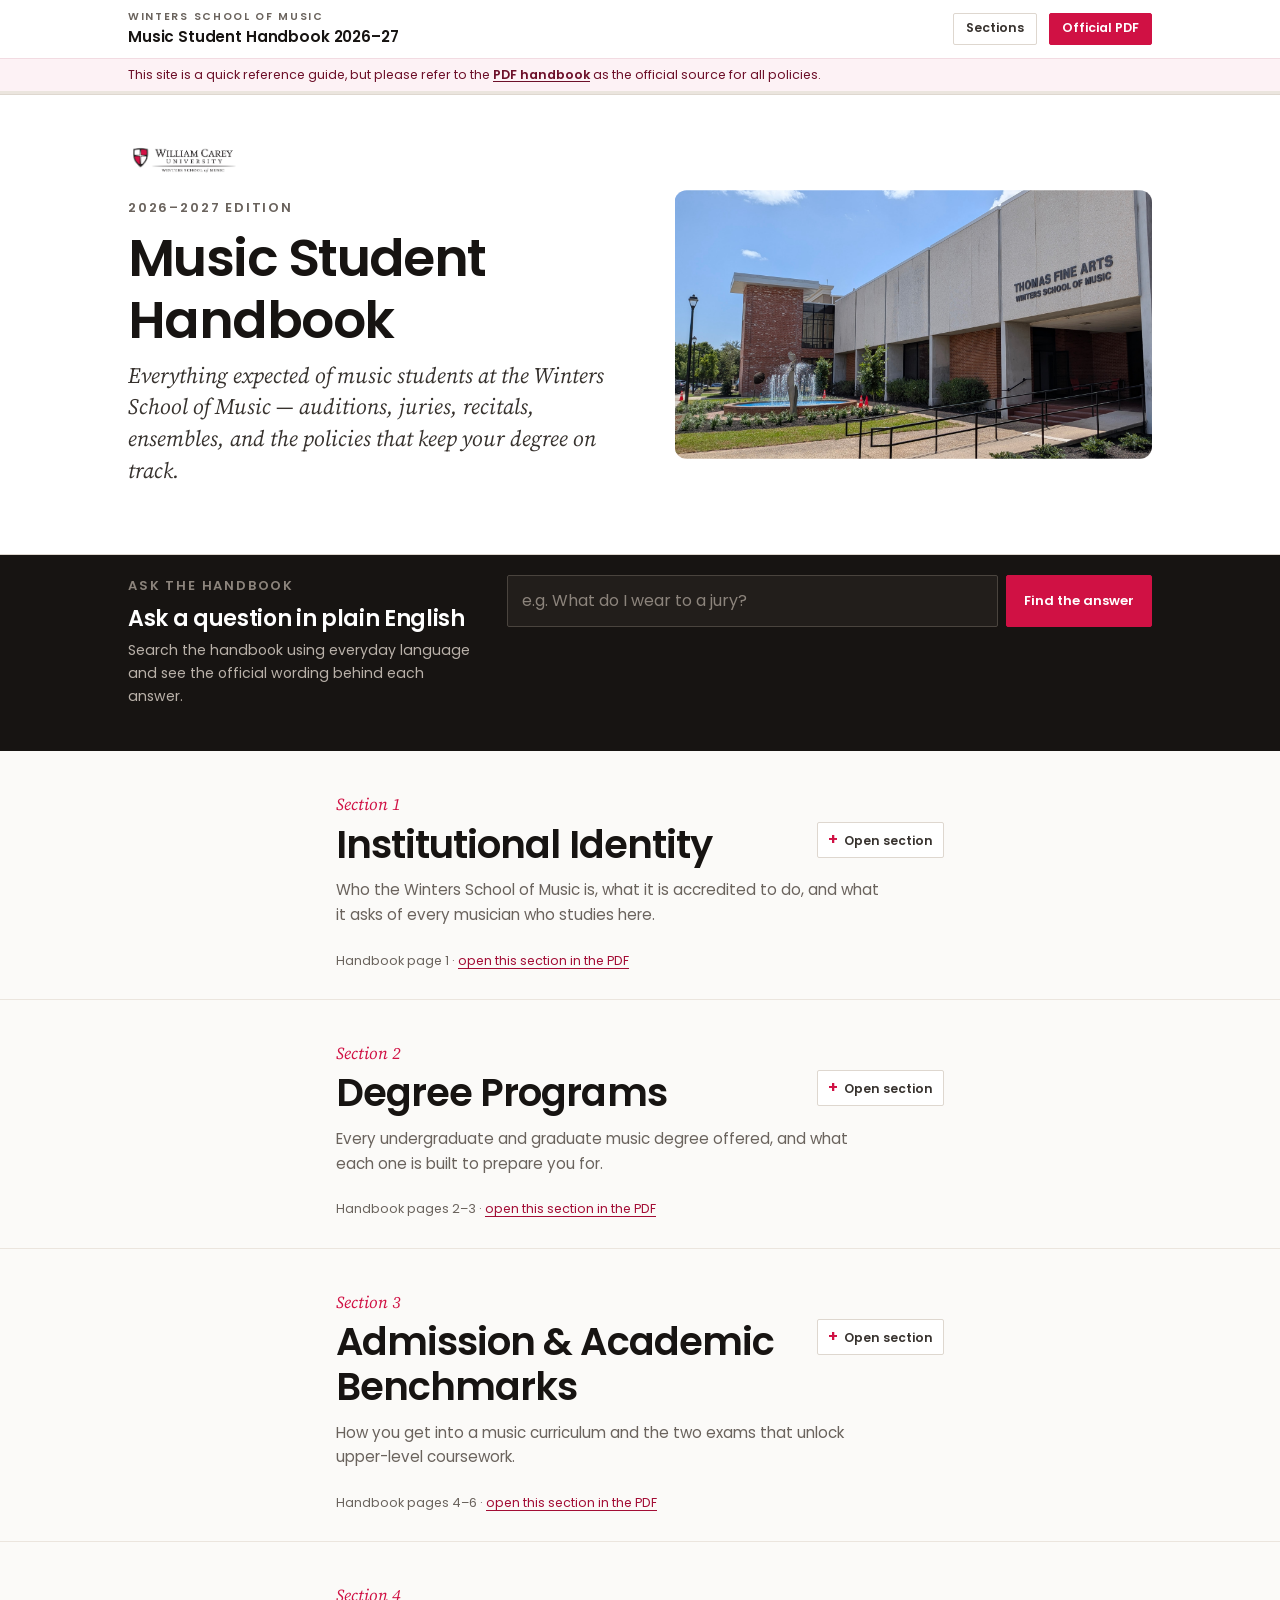
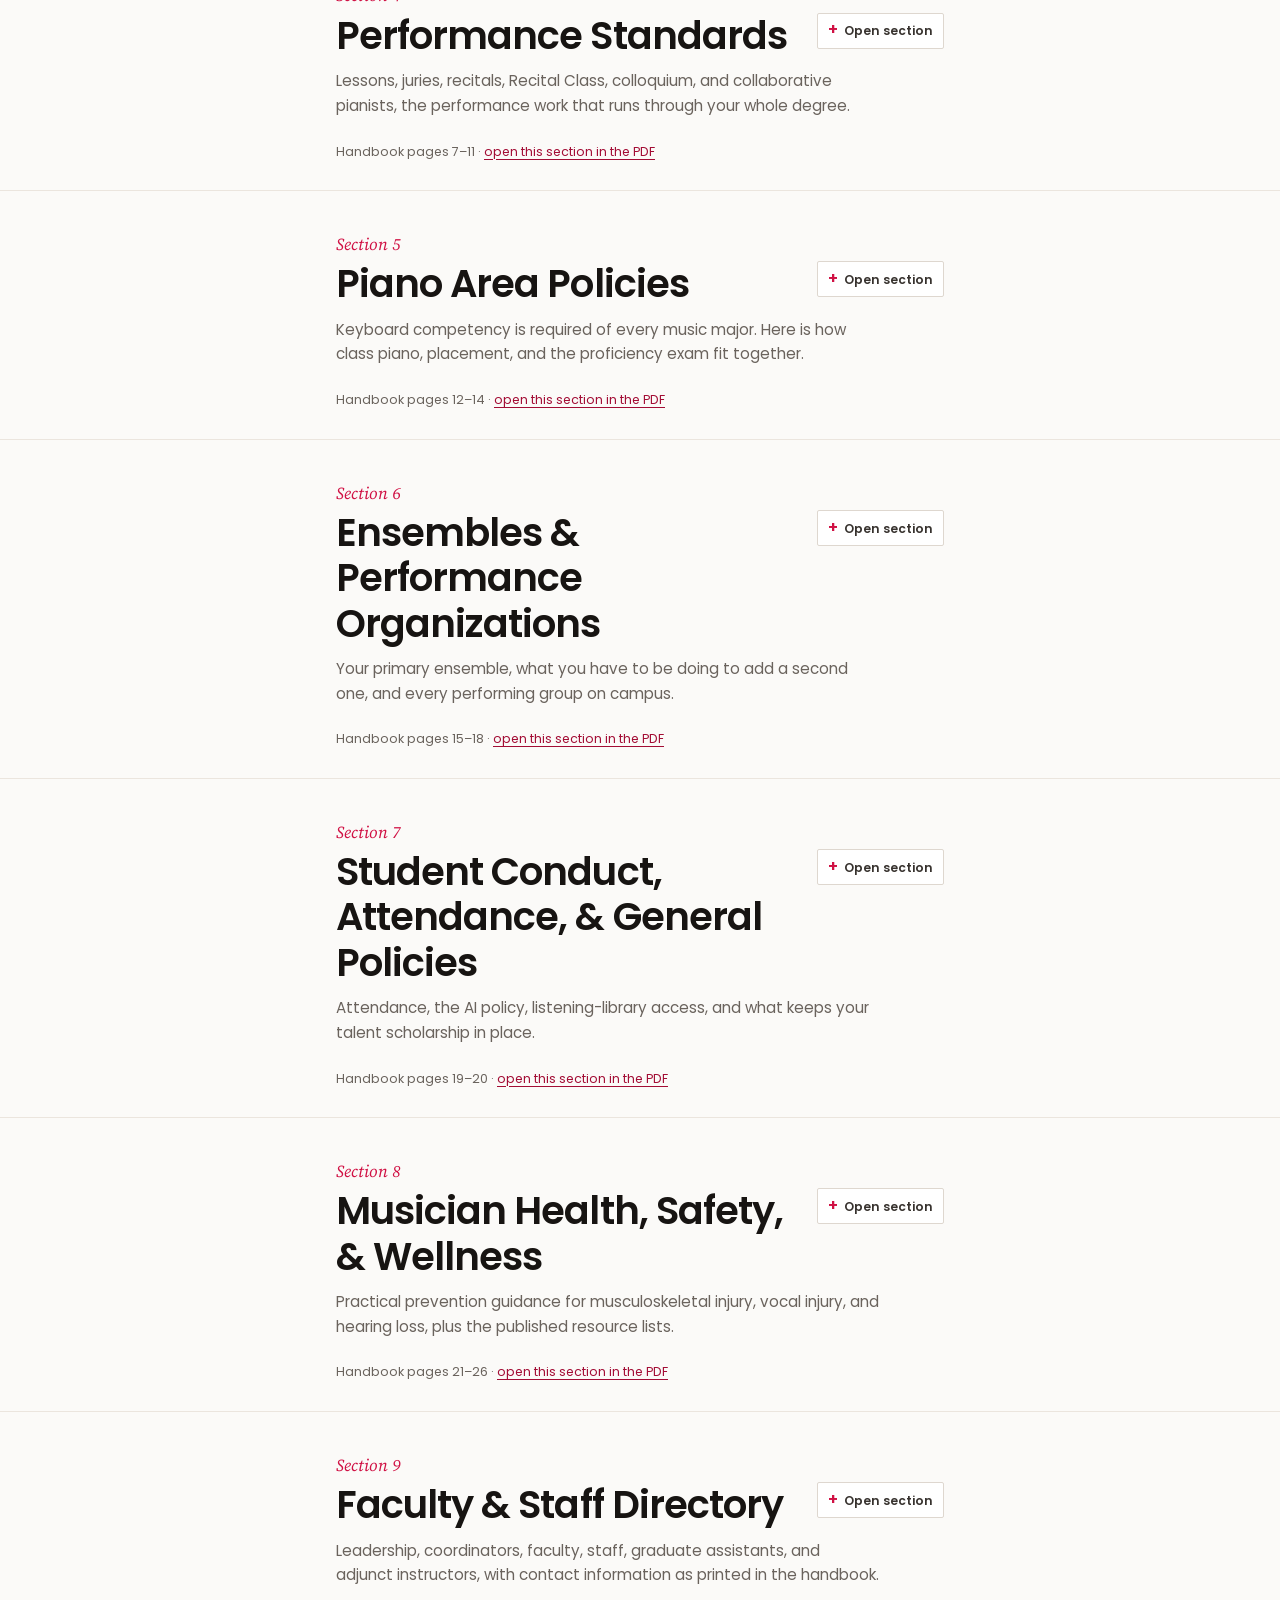
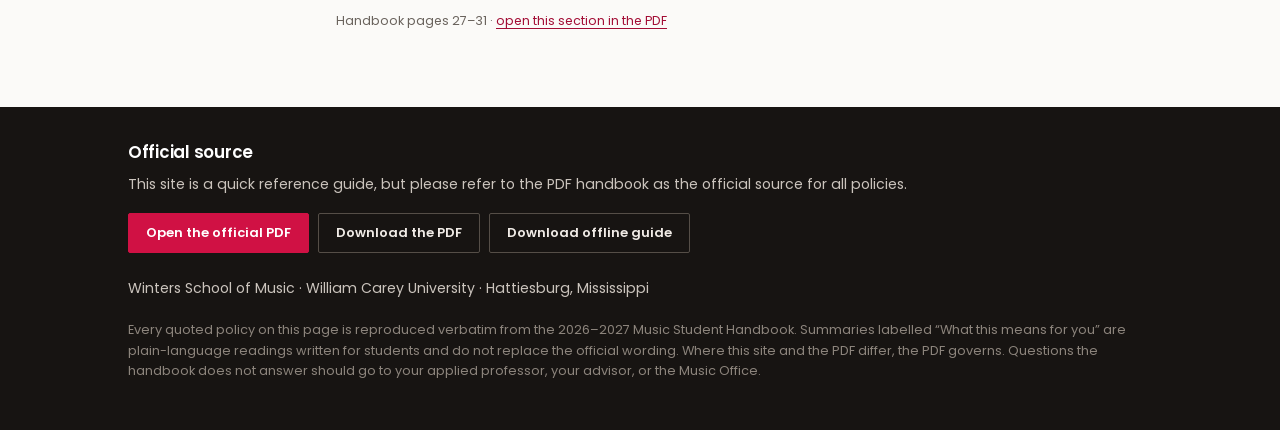
<file: index.html>
<!doctype html>
<html lang="en">
<head>
<meta charset="utf-8">
<meta name="viewport" content="width=device-width, initial-scale=1">
<title>Music Student Handbook 2026–2027 | Winters School of Music, William Carey University</title>
<meta name="description" content="A quick reference guide to the 2026–2027 Music Student Handbook of the Winters School of Music at William Carey University. The PDF handbook remains the official source for all policies.">
<meta name="author" content="Winters School of Music, William Carey University">
<meta name="color-scheme" content="light">
<link rel="stylesheet" href="assets/css/site.css?v=7">
</head>
<body>
<a class="skip-link" href="#main">Skip to main content</a>

<header class="site-header">
  <div class="wrap wrap--wide header-bar">
    <span class="header-id">
      <span class="kicker">Winters School of Music</span>
      <a class="title" href="#top"><span class="title-long">Music Student </span>Handbook 2026–27</a>
    </span>
    <button class="btn btn--ghost btn--sm" id="menu-toggle" type="button"
            aria-expanded="false" aria-controls="menu-panel">Sections</button>
    <a class="btn btn--primary btn--sm" href="assets/pdf/Music-Student-Handbook-2026-2027.pdf" target="_blank" rel="noopener">Official PDF</a>
  </div>
  <div class="official-strip">
    <div class="wrap wrap--wide"><p>This site is a quick reference guide, but please refer to the <a href="assets/pdf/Music-Student-Handbook-2026-2027.pdf" target="_blank" rel="noopener">PDF handbook</a> as the official source for all policies.</p></div>
  </div>
  <div class="progress-track" aria-hidden="true"><div class="progress-bar" id="progress-bar"></div></div>
</header>

<nav class="menu-panel" id="menu-panel" hidden aria-label="Handbook sections">
  <div class="wrap wrap--wide">
    <p class="eyebrow">Sections</p>
    <ul class="menu-list">
<li><a href="#section-1"><span class="num">1</span><span>Institutional Identity</span></a></li>
<li><a href="#section-2"><span class="num">2</span><span>Degree Programs</span></a></li>
<li><a href="#section-3"><span class="num">3</span><span>Admission &amp; Academic Benchmarks</span></a></li>
<li><a href="#section-4"><span class="num">4</span><span>Performance Standards</span></a></li>
<li><a href="#section-5"><span class="num">5</span><span>Piano Area Policies</span></a></li>
<li><a href="#section-6"><span class="num">6</span><span>Ensembles &amp; Performance Organizations</span></a></li>
<li><a href="#section-7"><span class="num">7</span><span>Student Conduct, Attendance, &amp; General Policies</span></a></li>
<li><a href="#section-8"><span class="num">8</span><span>Musician Health, Safety, &amp; Wellness</span></a></li>
<li><a href="#section-9"><span class="num">9</span><span>Faculty &amp; Staff Directory</span></a></li>
    </ul>
  </div>
</nav>

<main id="main">
<span id="top"></span>

<div class="hero">
  <div class="wrap wrap--wide hero-inner">
    <div>
      <img class="lockup" src="assets/img/wcu-winters-lockup.jpg"
           alt="William Carey University Winters School of Music logo lockup">
      <p class="eyebrow">2026–2027 Edition</p>
      <h1>Music Student Handbook</h1>
      <p class="lede">Everything expected of music students at the Winters School of Music — auditions,
        juries, recitals, ensembles, and the policies that keep your degree on track.</p>
    </div>
    <figure class="hero-figure">
      <img src="assets/img/tfa-exterior.jpg"
           alt="The Thomas Fine Arts Building courtyard at William Carey University, with its fountain and sculpture."
           fetchpriority="high">
    </figure>
  </div>
</div>

<section class="guide" id="guide" aria-labelledby="guide-h">
  <div class="wrap wrap--wide guide-layout">
    <div class="guide-intro">
      <p class="eyebrow" style="color:#8c847c">Ask the Handbook</p>
      <h2 id="guide-h">Ask a question in plain English</h2>
      <p class="guide-sub">Search the handbook using everyday language and see the official wording behind each answer.</p>
    </div>
    <div class="guide-tools">
      <form class="guide-form" id="guide-form" role="search">
        <label class="sr-only" for="guide-input">Ask a question about the handbook</label>
        <input class="guide-input" id="guide-input" type="search" autocomplete="off"
               placeholder="e.g. What do I wear to a jury?">
        <button class="btn btn--primary" type="submit">Find the answer</button>
      </form>
    </div>
    <div class="guide-answer" id="guide-answer" role="status" aria-live="polite"></div>
  </div>
</section>

<section class="section" id="section-1" aria-labelledby="section-1-h">
<div class="wrap">
<div class="section-head">
<span class="section-num">Section 1</span>
<h2 id="section-1-h">Institutional Identity</h2>
<p class="blurb">Who the Winters School of Music is, what it is accredited to do, and what it asks of every musician who studies here.</p>
<p class="pages">Handbook page 1 · <a href="assets/pdf/Music-Student-Handbook-2026-2027.pdf#page=1" target="_blank" rel="noopener">open this section in the PDF</a></p>
<p style="margin-top:1rem"><button class="btn btn--ghost btn--sm" type="button" data-expand-all="section-1">Expand all official text</button></p>
</div>
<article class="sub" id="about-the-school">
<h3>About the Winters School of Music</h3>
<span class="pageref">Section 1 · handbook page 1 · <a href="assets/pdf/Music-Student-Handbook-2026-2027.pdf#page=1" target="_blank" rel="noopener">open in PDF</a></span>
<div class="means"><p class="means-label">What this means for you</p><p>The school is named for Donald and Frances Winters. It has been accredited by the National Association of Schools of Music since 1966 and has been a member of the American Music Therapy Association since 1977, which is why the degree requirements on this site are as specific as they are.</p></div>
<details class="official"><summary>Official handbook wording</summary>
<div class="official-body">
<p>The Winters School of Music at William Carey University is named in honor of Donald and Frances Winters in recognition of their vision, dedication, and leadership in developing the music program at the university. The Winters School has been an accredited institutional member of the National Association of Schools of Music (NASM) since 1966 and a member of the American Music Therapy Association (AMTA) since 1977.</p>
<p class="official-foot">Verbatim from the 2026–2027 Music Student Handbook, Section 1, page 1. <a href="assets/pdf/Music-Student-Handbook-2026-2027.pdf#page=1" target="_blank" rel="noopener">Open the official PDF at this page</a>.</p>
</div></details>
</article>
<article class="sub" id="mission-statement">
<h3>Mission Statement</h3>
<span class="pageref">Section 1 · handbook page 1 · <a href="assets/pdf/Music-Student-Handbook-2026-2027.pdf#page=1" target="_blank" rel="noopener">open in PDF</a></span>
<div class="means"><p class="means-label">What this means for you</p><p>The stated purpose is rigorous training that prepares disciplined artists for leadership in many fields of music, with faith integrated into that work.</p></div>
<details class="official"><summary>Official handbook wording</summary>
<div class="official-body">
<p>The Winters School of Music prepares disciplined artists and practitioners for leadership and service through rigorous academic and performance training. We expect artistic excellence while equipping graduates to integrate faith with their vocational calling across diverse musical disciplines to the glory of God alone.</p>
<p class="official-foot">Verbatim from the 2026–2027 Music Student Handbook, Section 1, page 1. <a href="assets/pdf/Music-Student-Handbook-2026-2027.pdf#page=1" target="_blank" rel="noopener">Open the official PDF at this page</a>.</p>
</div></details>
</article>
<article class="sub" id="vision-statement">
<h3>Vision Statement</h3>
<span class="pageref">Section 1 · handbook page 1 · <a href="assets/pdf/Music-Student-Handbook-2026-2027.pdf#page=1" target="_blank" rel="noopener">open in PDF</a></span>
<div class="means"><p class="means-label">What this means for you</p><p>“One Goal, One Passion”: Our One Goal is excellence in education and performance, and our One Passion is Jesus in worship and service.</p></div>
<details class="official"><summary>Official handbook wording</summary>
<div class="official-body">
<p>“One Goal, One Passion”: Our One Goal is excellence in education and performance, and our One Passion is Jesus in worship and service.</p>
<p class="official-foot">Verbatim from the 2026–2027 Music Student Handbook, Section 1, page 1. <a href="assets/pdf/Music-Student-Handbook-2026-2027.pdf#page=1" target="_blank" rel="noopener">Open the official PDF at this page</a>.</p>
</div></details>
</article>
</div>
</section>

<section class="section" id="section-2" aria-labelledby="section-2-h">
<div class="wrap">
<div class="section-head">
<span class="section-num">Section 2</span>
<h2 id="section-2-h">Degree Programs</h2>
<p class="blurb">Every undergraduate and graduate music degree offered, and what each one is built to prepare you for.</p>
<p class="pages">Handbook pages 2–3 · <a href="assets/pdf/Music-Student-Handbook-2026-2027.pdf#page=2" target="_blank" rel="noopener">open this section in the PDF</a></p>
<p style="margin-top:1rem"><button class="btn btn--ghost btn--sm" type="button" data-expand-all="section-2">Expand all official text</button></p>
</div>
<article class="sub" id="degree-programs">
<h3>Degree Programs</h3>
<span class="pageref">Section 2 · handbook page 2 · <a href="assets/pdf/Music-Student-Handbook-2026-2027.pdf#page=2" target="_blank" rel="noopener">open in PDF</a></span>
<div class="means"><p class="means-label">What this means for you</p><p>Undergraduates can pursue the BA in Music (broader, pairs well with an outside minor), the Bachelor of Music in Music Education, Performance, or Music Therapy, or the Bachelor of Science with a concentration in Worship Leadership or Worship Technology. Graduate options are the fully online M.M.E., M.M.W.S., and Doctor of Arts in Music. Performance degrees are offered in guitar, piano, and voice. For the exact course lists, use the official University Catalog, this handbook does not replace it.</p></div>
<details class="official"><summary>Official handbook wording</summary>
<div class="official-body">
<h4>Undergraduate Degrees</h4>
<h4>Bachelor of Arts in Music</h4>
<p>The Bachelor of Arts degree with a major in music is a more general, less specialized degree program. Students pursuing this degree must complete the music core, music major, and upper-level elective coursework. This study, coupled with an outside minor such as business, psychology, foreign language, or theatre, allows for a greater diversification of possible career choices.</p>
<p>Bachelor of Music with majors in the following areas:</p>
<h4>Music Education</h4>
<p>Certified by the Mississippi Department of Education, the music education program prepares teachers in choral, instrumental, and general music, K-12. The music education degree requires four years of course work and one semester of supervised teaching.</p>
<h4>Performance</h4>
<p>Performance degrees are offered in guitar, piano, and voice. Courses in literature, pedagogy, and applied lessons prepare the student for graduate study, performance, and teaching careers. Piano majors may also pursue an emphasis in pedagogy or collaborative performance. Voice majors may pursue an emphasis in pedagogy.</p>
<h4>Music Therapy</h4>
<p>The music therapy degree offers expertise in music and psychology that prepares the student for work in a clinical/hospital setting. This program requires four years of coursework that is followed by a six-month internship and leads to certification.</p>
<p>Bachelor of Science in Music with concentrations in the following areas:</p>
<h4>Worship Leadership</h4>
<p>Developed with today’s full-time and bi-vocational worship leader in mind, this degree is designed with free electives to use for a minor or a second major. Courses include studies in music, worship studies, conducting, ensemble, and performance. The culmination of the degree is a worship leadership internship in the local church.</p>
<h4>Worship Technology</h4>
<p>Developed with today’s full-time and bi-vocational worship technology director in mind, this degree is designed with free electives to use for a minor or a second major. Courses include studies in music, worship studies, technology, ensemble, and performance. The culmination of the degree is a worship technology internship in the local church.</p>
<h4>Graduate Degrees</h4>
<h4>Master of Music Education</h4>
<p>The fully online Master of Music Education (M.M.E.) degree program provides an opportunity for music educators to perfect musicianship and enhance pedagogical expertise toward becoming master teachers. The program supports and advances the mission of William Carey University which is to provide quality liberal arts and professional education programs within a caring, Christian academic community, encouraging the individual student to develop his or her highest potential in scholarship, leadership, and service. Upon completion of this degree, students will be eligible for an advanced license (AA) to teach in the state of Mississippi.</p>
<h4>Master of Music in Worship Studies</h4>
<p>The fully online Master of Music in Worship Studies (M.M.W.S.) degree program provides an opportunity for church music professionals to perfect musicianship and to enhance specific expertise in the fields of church music and worship studies. The program supports and advances the mission of William Carey University which is to provide quality liberal arts and professional education programs within a caring, Christian academic community, encouraging the individual student to develop his or her highest potential in scholarship, leadership, and service.</p>
<h4>Doctor of Arts in Music</h4>
<p>The fully online Doctor of Arts in Music (D.A.) degree is designed to prepare musicians for careers in collegiate teaching as well as help prepare them to become leaders in their current positions as educators and worship leaders. The philosophy of the program is to integrate in-depth preparation in a primary emphasis, either Music Education or Worship Ministry, with general studies in an interest area that includes, but is not limited to, Conducting/ Performance Pedagogy, Leadership, Theology, and the Marching Arts. These interest areas are required to accommodate the diverse teaching responsibilities found in university instruction today. The School of Music core includes foundational course work in music history, music theory, and music performance.</p>
<p>Comprehensive degree curricula can be found in the official University Catalog.</p>
<p class="official-foot">Verbatim from the 2026–2027 Music Student Handbook, Section 2, page 2. <a href="assets/pdf/Music-Student-Handbook-2026-2027.pdf#page=2" target="_blank" rel="noopener">Open the official PDF at this page</a>.</p>
</div></details>
</article>
</div>
</section>

<section class="section" id="section-3" aria-labelledby="section-3-h">
<div class="wrap">
<div class="section-head">
<span class="section-num">Section 3</span>
<h2 id="section-3-h">Admission &amp; Academic Benchmarks</h2>
<p class="blurb">How you get into a music curriculum and the two exams that unlock upper-level coursework.</p>
<p class="pages">Handbook pages 4–6 · <a href="assets/pdf/Music-Student-Handbook-2026-2027.pdf#page=4" target="_blank" rel="noopener">open this section in the PDF</a></p>
<p style="margin-top:1rem"><button class="btn btn--ghost btn--sm" type="button" data-expand-all="section-3">Expand all official text</button></p>
</div>
<article class="sub" id="admission">
<h3>Admission to Music Curricula</h3>
<span class="pageref">Section 3 · handbook page 4 · <a href="assets/pdf/Music-Student-Handbook-2026-2027.pdf#page=4" target="_blank" rel="noopener">open in PDF</a></span>
<div class="means"><p class="means-label">What this means for you</p><p>Plan on an audition before you are admitted, and a music theory placement exam once you arrive; every new student enrolls in Freshman Theory I and starts either in week 1 or week 9 depending on the results. Transfer credit is evaluated by the Registrar's Office, and theory and class piano only transfer with a grade of B or higher. Transfer students must pass an upper-level examination during their first semester. Graduate applicants need a 2.75 GPA over their last 60 hours; doctoral applicants need a 3.0 master's GPA, two recommendation letters, a resume, and a 1,000- to 1,500-word writing sample.</p></div>
<details class="official"><summary>Official handbook wording</summary>
<div class="official-body">
<h4>Undergraduate Admission</h4>
<h4>Music Audition</h4>
<p>Prior to admission, each candidate should perform before the music faculty or program director. Selections should be representative of the student’s highest level of proficiency in vocal or instrumental music. In some instances, a student may be admitted as a music major who has not had the formal training necessary to perform the suggested literature but demonstrates exceptional talent.</p>
<h4>Music Theory Placement</h4>
<p>A Music Theory Placement Exam will be given to all students entering the School of Music. All new students will enroll in Freshman Theory I, and based on the results of the placement exam, will attend class beginning in week 1 or week 9. If the student is a community college transfer student and completed 4 semesters of music theory (freshmen &amp; sophomore levels) with a grade of B or higher, the placement exam is not required.</p>
<h4>Transfer Credits</h4>
<p>Evaluation of transfer credits for all courses, including music, is handled by the Registrar’s Office. All keyboard placement, class sequence progression, transfer credit evaluations, and proficiency requirements are governed by the Piano Area Policies outlined in Section 5 of this handbook. Transfer students must pass an upper-level examination during their first semester of attendance to continue in upper-level music study.</p>
<h4>Graduate Admission</h4>
<p>Master’s degree candidates must hold a bachelor’s degree in music from a regionally accredited institution with a cumulative grade point average of 2.75 over the last 60 credit hours of coursework</p>
<p>Music Education program requirements specific to M.M.E. Prior to admission, students must complete an admission application and either possess a current teacher’s certificate or have successfully passed Praxis II examinations (5113, 5114, 5115, or 5116) for teacher education eligibility (passing score based on state of residency).</p>
<p>Worship Studies program requirements specific to M.M.W.S. Prior to admission, students must complete an admission application and submit an essay of no less than 500 words describing learning and professional goals.</p>
<p>Requirements for graduation are found in the graduate catalog.</p>
<h4>Doctoral Admission</h4>
<p>Doctoral applicants must hold a master’s degree in music (or equivalent) with a cumulative grade point average of 3.0 or higher on all master’s level coursework. Applicants must submit two letters of recommendation from individuals familiar with the applicant’s professional and/or educational work, a resume (or curriculum vita), and a 1,000 to 1,500 word scholarly writing sample that describes the candidate’s interest in pursuing a terminal degree and an issue related to the candidate’s intended emphasis area. Accepted applicants must complete qualifying exams in music theory and music history.</p>
<p>Requirements for graduation are found in the graduate catalog.</p>
<p class="official-foot">Verbatim from the 2026–2027 Music Student Handbook, Section 3, page 4. <a href="assets/pdf/Music-Student-Handbook-2026-2027.pdf#page=4" target="_blank" rel="noopener">Open the official PDF at this page</a>.</p>
</div></details>
</article>
<article class="sub" id="upper-level-exam">
<h3>Upper-Level Examinations</h3>
<span class="pageref">Section 3 · handbook page 5 · <a href="assets/pdf/Music-Student-Handbook-2026-2027.pdf#page=5" target="_blank" rel="noopener">open in PDF</a></span>
<div class="means"><p class="means-label">What this means for you</p><p>This is the gate to 300- and 400-level music courses. Register for it after you finish Sophomore Theory (MUT 262) or Commercial Theory (MUT 265) and your piano proficiencies. The exam is a ten-minute recital in your principal area, memorized for all voice concentrations, and check with your applied instructor otherwise. Instrumentalists also submit an unedited scales-and-arpeggios recording in week 10, with one retake in week 12. Until you pass every component, you stay registered at the sophomore applied level and cannot register for upper-level music courses.</p></div>
<details class="official"><summary>Official handbook wording</summary>
<div class="official-body">
<p>Upper-level coursework is designated by a course code in the 300-499 range. To determine eligibility for Upper-Level music study, all students should register for an examination in their applied concentration after the successful completion of Sophomore Theory (MUT 262) or Commercial Theory (MUT 265) and Piano Proficiencies. The exam will consist of a ten-minute recital in the student’s principal performing area. For all voice concentrations, the program must be performed from memory. Other majors and concentrations should consult their applied instructor regarding memorization requirements.</p>
<p>Instrumentalists must submit an unedited recording of the 12 major and 12 natural minor scales with arpeggios to the instrumental coordinator during week 10 of the semester they intend to do their Upper-Level Exam. If the scales are not passed in week 10, then another recording may be made in week 12. If the scales are not passed in week 12, then the student will fail their Upper-Level Exam and be required to attempt it again the next semester.</p>
<p>FAILURE TO COMPLETE ALL COMPONENTS OF THE UPPER-LEVEL EXAM MEANS THAT STUDENTS MAY NOT REGISTER FOR UPPER-LEVEL MUSIC COURSES UNTIL ALL COMPONENTS OF THE EXAM ARE SUCCESSFULLY COMPLETED.</p>
<p>Students must register for applied music at the sophomore level until the Upper-Level Exam is successfully completed.</p>
<p>Transfer students will be permitted to enroll in Upper-Level coursework, including applied study, in their first semester at Carey provided they meet the following criteria: 1) have earned the equivalent of two full years of credit (freshman and sophomore) in their applied concentration, 2) have earned credit for freshman and sophomore music theory, and 3) have completed or made significant progress toward completion of all requirements for the piano proficiency as determined by the Carey music faculty.</p>
<p>To continue in Upper-Level coursework beyond the first semester at Carey, transfer students meeting the criteria above must successfully complete the Upper-Level exam and piano proficiency by the end of the first semester. Failure to complete both requirements will result in the student being restricted from enrolling in additional Upper-Level coursework until those requirements have been satisfied. With applied faculty approval, a transfer student’s Upper-Level program may consist in part of previously prepared material, but not entirely.</p>
<p class="official-foot">Verbatim from the 2026–2027 Music Student Handbook, Section 3, page 5. <a href="assets/pdf/Music-Student-Handbook-2026-2027.pdf#page=5" target="_blank" rel="noopener">Open the official PDF at this page</a>.</p>
</div></details>
</article>
<article class="sub" id="secondary-proficiency">
<h3>Secondary Proficiency Examinations</h3>
<span class="pageref">Section 3 · handbook page 6 · <a href="assets/pdf/Music-Student-Handbook-2026-2027.pdf#page=6" target="_blank" rel="noopener">open in PDF</a></span>
<div class="means"><p class="means-label">What this means for you</p><p>Every music major needs an applied secondary. For most students that is piano, because NASM requires keyboard competency; piano majors pick a different secondary instead. Voice secondaries sing three contrasting memorized songs, guitar secondaries play pieces plus CAGED scales, triads, and 7th-chord voicings, and orchestral or band secondaries play two intermediate pieces plus scales, arpeggios, and a chromatic scale. Piano proficiency details live in Section 5.</p></div>
<details class="official"><summary>Official handbook wording</summary>
<div class="official-body">
<p>All students pursuing a Bachelor of Music, a Bachelor of Arts in Music, or a Bachelor of Science in Music degree must pass ALL COMPONENTS OF THE UPPER-LEVEL EXAM.</p>
<p>All music majors are required to have an applied secondary. For many music majors, this will be piano, as all students are required to demonstrate proficiency on the keyboard according to NASM guidelines. Piano majors must enroll in another chosen secondary area of applied music and pass the corresponding proficiency examination. Piano proficiency requirements are found in Section 5 of this handbook.</p>
<p>Secondary exams consist of the following:</p>
<h4>Voice</h4>
<ul>
<li>Sing from memory three contrasting songs with precise intonation, musical accuracy, expression, clear diction, and a sense of style. The three selections should include an English song or aria and two language selections.</li>
</ul>
<h4>Guitar</h4>
<ul>
<li>Play two intermediate-level pieces</li>
<li>Sight read one piece from a chord chart (pop symbols or numbers)</li>
<li>Play major and minor diatonic and pentatonic scales in each CAGED position</li>
<li>Play major and minor triads and their inversions across the neck in adjacent string and spread string spacings</li>
<li>Play all 7th chord qualities in drop 2 and drop 3 voicings</li>
</ul>
<h4>Orchestral/Band Instruments</h4>
<ul>
<li>Play two pieces of intermediate difficulty</li>
<li>Play all major and minor scales</li>
<li>Play all major and minor arpeggios</li>
<li>Play a chromatic scale</li>
</ul>
<p class="official-foot">Verbatim from the 2026–2027 Music Student Handbook, Section 3, page 6. <a href="assets/pdf/Music-Student-Handbook-2026-2027.pdf#page=6" target="_blank" rel="noopener">Open the official PDF at this page</a>.</p>
</div></details>
</article>
</div>
</section>

<section class="section" id="section-4" aria-labelledby="section-4-h">
<div class="wrap">
<div class="section-head">
<span class="section-num">Section 4</span>
<h2 id="section-4-h">Performance Standards</h2>
<p class="blurb">Lessons, juries, recitals, Recital Class, colloquium, and collaborative pianists, the performance work that runs through your whole degree.</p>
<p class="pages">Handbook pages 7–11 · <a href="assets/pdf/Music-Student-Handbook-2026-2027.pdf#page=7" target="_blank" rel="noopener">open this section in the PDF</a></p>
<p style="margin-top:1rem"><button class="btn btn--ghost btn--sm" type="button" data-expand-all="section-4">Expand all official text</button></p>
</div>
<article class="sub" id="applied-study">
<h3>Applied Study (Private Lessons)</h3>
<span class="pageref">Section 4 · handbook page 7 · <a href="assets/pdf/Music-Student-Handbook-2026-2027.pdf#page=7" target="_blank" rel="noopener">open in PDF</a></span>
<div class="means"><p class="means-label">What this means for you</p><p>A $60 general music fee is charged per applied course. Non-major lessons are 30 minutes for one hour of credit; major lessons on your primary instrument or voice part are 60 minutes for two hours. You are expected to perform on a General Recital each semester, and the sign-up deadline is 4:00 pm Wednesday before a Friday performance, with title, composer, composer's dates, collaborative pianist, and length submitted to the Music Office. Studio recitals, studio classes, and chamber groups are assigned by your applied professor.</p></div>
<details class="official"><summary>Official handbook wording</summary>
<div class="official-body">
<p>A general music fee of $60 is assessed per applied music course in the Business Office.</p>
<p>There are two types of applied lessons:</p>
<ul>
<li>Non-Major, for students who desire elective applied lessons or are taking applied lessons leading to a proficiency exam. These lessons are 30 minutes in length. (1-semester hour)</li>
<li>Major, for Music Majors on their primary/principal voice part or instrument. These lessons are 60 minutes in length. (2-semester hours)</li>
</ul>
<p>Students are expected to perform in a General Recital each semester in their applied concentration. The deadline for signing up for a General Recital performance is 4:00 pm Wednesday prior to the performance on Friday. Students must supply the Music Office with complete information including Title, Composer, Composer’s Birth and Death Dates, Collaborative Pianist, and Length of Piece. The Recital Class Sign-Up Mach form can be found at the following link: <a href="https://forms.wmcarey.edu/view.php?id=135443" target="_blank" rel="noopener">SCHEDULING FORM</a></p>
<p>Students are expected to participate in their individual studio recitals, classes, or chamber groups as assigned by their applied professor.</p>
<p class="official-foot">Verbatim from the 2026–2027 Music Student Handbook, Section 4, page 7. <a href="assets/pdf/Music-Student-Handbook-2026-2027.pdf#page=7" target="_blank" rel="noopener">Open the official PDF at this page</a>.</p>
</div></details>
</article>
<article class="sub" id="juries">
<h3>Jury Requirements</h3>
<span class="pageref">Section 4 · handbook page 9 · <a href="assets/pdf/Music-Student-Handbook-2026-2027.pdf#page=9" target="_blank" rel="noopener">open in PDF</a></span>
<div class="means"><p class="means-label">What this means for you</p><p>Everyone in major applied music performs a jury every semester. You choose one piece and the panel asks for more from your repertoire list, so performance majors should be ready for several. Scale juries happen inside your weekly lesson on a set freshman-to-sophomore sequence. Dress code for juries, upper-level exams, and Recital Class is business dress, no jeans, no athletic shoes. Missing a jury without notifying your teacher in advance is an F, and an approved incomplete has to be finished by the end of week two of the next semester.</p></div>
<details class="official"><summary>Official handbook wording</summary>
<div class="official-body">
<p>All students enrolled in major applied music are required to perform an Applied Jury Examination each semester. Repertoire and memorization requirements are contained in each applied course’s syllabus. Each student will choose one piece, and the jury will request additional selections from the student’s repertoire list. Performance majors should expect to perform several selections.</p>
<p>Scale juries will take place in applied lessons during the student’s weekly applied lesson in the following sequence:</p>
<ul>
<li>Fall freshmen, 12 major scales with arpeggios</li>
<li>Spring freshmen, 12 natural minor scales with arpeggios</li>
<li>Fall sophomore, 12 harmonic minor scales with arpeggios</li>
<li>Spring sophomore, 12 melodic minor scales with arpeggios</li>
</ul>
<p>Transfer student scale jury requirements will be determined by the applied faculty</p>
<p>Appropriate attire for performances (juries, Upper-Level exams, Recital Class, et al) is expected of all students and is as follows:</p>
<ul>
<li>Men: slacks, dress shirts, and/or ties, with or without jackets</li>
<li>Women: dress of moderate length or suitable slacks outfits</li>
<li>No jeans or athletic shoes</li>
</ul>
<p>The final grade in applied music is determined by combining the jury grade with the professor’s evaluation of the student performance throughout the semester. Grading criteria for all music courses is contained in the course syllabus.</p>
<p>Student failure to appear for a jury without PRIOR notice to the applied teacher will result in a jury grade of “F.” Certain extenuating circumstances (i.e., death in the family, illness with doctor’s excuse) may allow the student to receive an incomplete (“I”); however, a final semester grade may not be determined until the jury is complete. Failure to be present at a Jury, Upper-Level Exam, or Piano Proficiency Exam without PRIOR notification will result in an “F” in the applied lesson.</p>
<p>Since an incomplete (“I”) is designed to accommodate the student unable to perform during the exam time, and not to excuse a student who is unprepared, the make-up jury should be completed by the end of the second week of the following semester. Students who fail to meet the jury make-up deadline will receive an “F” and must re-enroll and successfully pass the failed applied course. An incomplete (“I”) which extends beyond the end of the following semester automatically becomes an “F.”</p>
<p class="official-foot">Verbatim from the 2026–2027 Music Student Handbook, Section 4, page 9. <a href="assets/pdf/Music-Student-Handbook-2026-2027.pdf#page=9" target="_blank" rel="noopener">Open the official PDF at this page</a>.</p>
</div></details>
</article>
<article class="sub" id="recitals">
<h3>Junior &amp; Senior Recital Requirements</h3>
<span class="pageref">Section 4 · handbook page 9 · <a href="assets/pdf/Music-Student-Handbook-2026-2027.pdf#page=9" target="_blank" rel="noopener">open in PDF</a></span>
<div class="means"><p class="means-label">What this means for you</p><p>Music education, BA, and music therapy students present one recital; performance majors present a junior and a senior recital. Before a junior recital you must have finished the Upper-Level Exam, all piano proficiencies, and Sophomore Theory. Clear the date with your applied teacher, advisor, and collaborative pianist, then reserve it in the Music Office. You must pass a recital hearing at least two weeks before the date and turn in your program at that hearing. Junior recitals are Thursdays at 6:00 pm and senior recitals Thursdays at 7:00 pm, with Tuesday and Monday slots opened as those fill. Setup and cleanup are your responsibility.</p></div>
<details class="official"><summary>Official handbook wording</summary>
<div class="official-body">
<p>Students in the following degree programs are required to present recitals:</p>
<ul>
<li>Music Education, senior recital of 25-30 minutes</li>
<li>Performance, junior recital of 25-30 minutes and a senior recital of 45-55 minutes</li>
<li>Music Therapy, junior recital of 25-30 minutes</li>
<li>BA in Music, senior recital of 25-30 minutes</li>
</ul>
<p>Students must complete the Upper-Level Exam, ALL Piano Proficiencies, and Sophomore Theory before being allowed to present a junior recital. All required recitals must be done prior to MUE 496 (Music Education) or MTH 497 (Music Therapy).</p>
<p>Non-degree recitals are encouraged. Scheduling will be based on availability.</p>
<h4>Process for Scheduling a Recital</h4>
<p>In selecting and reserving a recital space, required degree recitals take precedence over non-degree recitals.</p>
<p>The recital date must be cleared with the applied teacher, advisor, and collaborative pianist (if applicable) before it can be reserved on the Music calendar. Dates must be scheduled in the Music Office. Students who do not perform a recital on the registered date will not be guaranteed a make-up recital date within that semester.</p>
<p>Please click the following link for the Recital Scheduling Form: <a href="https://forms.wmcarey.edu/view.php?id=135443" target="_blank" rel="noopener">SCHEDULING FORM</a></p>
<p>Degree recitals cannot be performed until the student passes a recital hearing with the applied music faculty at least two weeks prior to the scheduled date of the recital. Recital programs must be submitted to the Music Office at the time of the recital hearing. Students are responsible for setting up the recital space and cleaning up following a recital.</p>
<h4>Recital Scheduling</h4>
<p>Junior Recitals, Thursdays at 6:00 pm (when Thursdays are full, then Tuesdays at 6:00 pm are opened; if Tuesdays are full, then Mondays at 6:00 pm are opened)</p>
<p>Senior Recitals, Thursdays at 7:00 pm (when Thursdays are full, then Tuesdays at 7:00 pm are opened; if Tuesdays are full, then Mondays at 7:00 pm are opened)</p>
<p class="official-foot">Verbatim from the 2026–2027 Music Student Handbook, Section 4, page 9. <a href="assets/pdf/Music-Student-Handbook-2026-2027.pdf#page=9" target="_blank" rel="noopener">Open the official PDF at this page</a>.</p>
</div></details>
</article>
<article class="sub" id="recital-class">
<h3>Recital Class</h3>
<span class="pageref">Section 4 · handbook page 7 · <a href="assets/pdf/Music-Student-Handbook-2026-2027.pdf#page=7" target="_blank" rel="noopener">open in PDF</a></span>
<div class="means"><p class="means-label">What this means for you</p><p>Recital Class is 20 performances a semester, 11 to 13 weekly class meetings plus 7 to 9 outside performances. Register for MUR 000 while you are in applied study, and MUR 001 in the term of your senior recital. You also have to perform in Recital Class at least once per semester as the featured soloist, chamber ensembles do not count. Failing two semesters costs $500 from your Talent Scholarship or Ensemble Award, and every additional failed semester reduces it further. Honors Colloquium does not count for credit or as an excused absence.</p></div>
<details class="official"><summary>Official handbook wording</summary>
<div class="official-body">
<p>Attendance at recitals and school concerts is considered an integral part of each student’s development as both a performer and an informed listener. Recital Class students are required to attend 11-13 weekly Recital Class meetings and 7-9 outside performances (student recitals, faculty recitals, ensemble concerts, musicals, and operas presented or sponsored by the Winters School of Music and other pre-approved musical performances) for a total of 20 performances per semester.</p>
<p>Music majors and minors enrolled in applied study must register for MUR 000 (Recital Class). Students who are required to perform a senior recital will register for MUR 001 (Senior Recital Class) in the term the recital is to be performed. Failure to register for Recital Class may result in a reduction of Talent Scholarship or Ensemble Award. A grade of “P” or “F” will be earned in the class.</p>
<p>Students who fail Recital Class for two semesters will forfeit $500 from their Music Talent Scholarship or Ensemble Award; every additional semester that is failed will result in additional reduction of Talent Scholarship or Ensemble Award. Students are required to register for MUR 001 (Senior Recital Class) during their final semester on campus or during their residency semester. Carey Scholars are not excused from this requirement. Honors Colloquium will not count as recital credit or as an excused absence from Recital Class.</p>
<p>Transfer students who have met recital requirements at their respective schools, but do not have transcript credit, may be required to secure a letter verifying recital attendance.</p>
<p>All music majors enrolled in applied lessons must perform in Recital Class at least once per semester. Failure to meet this requirement will result in a failing grade for the term. Performances must feature the student as the primary soloist (with or without a collaborative pianist). Chamber ensembles do not satisfy this requirement. However, standard repertoire involving additional performers (such as a duet or trio) where the student remains the featured performer may be approved at the applied instructor's discretion. First-semester students may be exempted from performing during the first term at their applied instructor's discretion. Secondary and elective students are encouraged to participate as scheduling allows.</p>
<p>Performance dates and venues are assigned by applied faculty. Once assigned a slot by the applied teacher (verified by the music office), the student is responsible for submitting complete program details no later than 4:00 PM on the Wednesday preceding the Friday performance. Late or incomplete submissions will result in forfeiture of the performance slot. <a href="https://forms.wmcarey.edu/view.php?id=238520" target="_blank" rel="noopener">Click here to submit recital class program information.</a> Program details must be submitted via the <a href="https://forms.wmcarey.edu/view.php?id=238520" target="_blank" rel="noopener">RECITAL CLASS PROGRAM INFORMATION FORM</a> and include: Full Title of Piece (including movement numbers and titles) Composer's Full Name and Dates (Birth-Death) Name of Collaborative Pianist (or note Unaccompanied) Exact Performance Duration (MM:SS)</p>
<p>Information and instructions regarding Recital Class performances will be available from individual applied teachers. Appropriate attire for all recital performances consists of the same requirements for jury examinations.</p>
<p class="official-foot">Verbatim from the 2026–2027 Music Student Handbook, Section 4, page 7. <a href="assets/pdf/Music-Student-Handbook-2026-2027.pdf#page=7" target="_blank" rel="noopener">Open the official PDF at this page</a>.</p>
</div></details>
</article>
<article class="sub" id="colloquium">
<h3>Colloquium</h3>
<span class="pageref">Section 4 · handbook page 10 · <a href="assets/pdf/Music-Student-Handbook-2026-2027.pdf#page=10" target="_blank" rel="noopener">open in PDF</a></span>
<div class="means"><p class="means-label">What this means for you</p><p>Music education, performance, music therapy, and worship students take a degree-specific colloquium that meets 4 to 7 times a semester. Attendance is mandatory, and you stay enrolled until you finish your on-campus degree requirements. The four courses are MUE 000, MUX 000, MTH 0010, and MUC 000.</p></div>
<details class="official"><summary>Official handbook wording</summary>
<div class="official-body">
<p>Students majoring in music education, performance, music therapy, or worship (leadership or technology) must participate in a colloquium course based on their degree plan. Participation will provide unique opportunities for interdisciplinary learning and shared development among students during various stages of their program. Students will discuss and address various techniques, methods, clinicals, and practical subjects related to their degree program to better prepare them for their field of study.</p>
<p>Enrollment in degree-specific colloquium courses is required until completion of all on-campus degree requirements. Colloquium meetings are scheduled 4-7 times per semester. Attendance is mandatory. There are four colloquium courses available:</p>
<ul>
<li>Music Education Colloquium (MUE 000), required for all music education (vocal/instrumental) majors.</li>
<li>Music Performance Colloquium (MUX 000), required for all music performance (vocal/instrumental) majors.</li>
<li>Music Therapy Colloquium (MTH 0010), required for all music therapy majors.</li>
<li>Worship Colloquium (MUC 000), required for all worship leadership &amp; worship technology majors and minors.</li>
</ul>
<p class="official-foot">Verbatim from the 2026–2027 Music Student Handbook, Section 4, page 10. <a href="assets/pdf/Music-Student-Handbook-2026-2027.pdf#page=10" target="_blank" rel="noopener">Open the official PDF at this page</a>.</p>
</div></details>
</article>
<article class="sub" id="collaborative-piano">
<h3>Collaborative Piano Guidelines</h3>
<span class="pageref">Section 4 · handbook page 10 · <a href="assets/pdf/Music-Student-Handbook-2026-2027.pdf#page=10" target="_blank" rel="noopener">open in PDF</a></span>
<div class="means"><p class="means-label">What this means for you</p><p>If you need a staff pianist, the Fall 2026 Collaborative Contract is due to Dr. Mathis by Thursday of Week 4 at 11:59 PM, filled out with your applied professor, with all music uploaded as a single PDF in the correct key, otherwise it is not accepted. Vocalists choose Option A ($400, one hour weekly) or Option B ($200, thirty minutes weekly); instrumentalists have one option ($200 for six 30-minute services). Degree recitals, competitions, and recordings add a $100 event fee. Fees are non-refundable and must be repaid if an event is rescheduled. Rehearsals start Week 5, need seven days' notice, are capped at two per week during Weeks 12-14, and require 24 hours' notice to cancel. A collaborative pianist is not required for juries or general recitals, accompaniment recordings are allowed there.</p></div>
<details class="official"><summary>Official handbook wording</summary>
<div class="official-body">
<p>The Fall 2026 Collaborative Contract is the required agreement to secure a pianist for lessons, juries, and recitals this semester. The contract must be filled out with the applied professor and submitted to Dr. Mathis by Thursday of Week 4 at 11:59 PM. All music must be uploaded as a single PDF in the correct key. Otherwise, the contract will not be accepted.</p>
<p>Vocalists may choose between two collaborative service options: Option A ($400) provides one hour of services each week, while Option B ($200) provides thirty minutes weekly. Both options include one general recital and jury. Instrumentalists who need a pianist have a single option ($200) that will receive (6) 30-minute services over the course of the semester in addition to one general recital and jury. Links to both contracts are below. <a href="https://forms.wmcarey.edu/view.php?id=453082" target="_blank" rel="noopener">Instrumental Collaborative Contract</a>, <a href="https://forms.wmcarey.edu/view.php?id=452110" target="_blank" rel="noopener">Vocal Collaborative Contract</a>.</p>
<p>If performing a degree recital, competition, or recording, there is an additional $100 event fee that applies (this does not apply to Upper-Level or General Recital performances). Please note: all fees are non-refundable and must be repaid if an event is rescheduled.</p>
<p>Rehearsals can start as early as Week 5 and must be scheduled at least seven days in advance. Only two rehearsals per week are allowed during Weeks 12–14, and cancellations require at least 24 hours’ notice to be rescheduled. Be on time and prepared. Missed or late rehearsals cannot be made up. By signing the contract, the student and the professor are agreeing to these policies, which are designed to help students stay organized and set up for a successful semester.</p>
<p>Note: Performing with a collaborative pianist is not required for juries or general recital participation. Due to the growth of the school of music, accompaniment recordings are allowed in these instances to alleviate collaborative personnel shortage.</p>
<p class="official-foot">Verbatim from the 2026–2027 Music Student Handbook, Section 4, page 10. <a href="assets/pdf/Music-Student-Handbook-2026-2027.pdf#page=10" target="_blank" rel="noopener">Open the official PDF at this page</a>.</p>
</div></details>
</article>
<article class="sub" id="guest-artists">
<h3>Guest Artists</h3>
<span class="pageref">Section 4 · handbook page 11 · <a href="assets/pdf/Music-Student-Handbook-2026-2027.pdf#page=11" target="_blank" rel="noopener">open in PDF</a></span>
<div class="means"><p class="means-label">What this means for you</p><p>Visiting artists perform in Thomas &amp; Miriam Roberson Auditorium, the Recital Hall, or Bass Chapel, usually with a master class the day before or after. Music majors are required to attend the recitals and take part in master classes as assigned by applied faculty.</p></div>
<details class="official"><summary>Official handbook wording</summary>
<div class="official-body">
<p>Each year, the Winters School invites several US and international performers to present recitals in Thomas &amp; Miriam Roberson Auditorium, Recital Hall, or Bass Chapel, sometimes preceded or followed by master classes the next day. These performances provide students with exposure to repertoire and opportunities to work with noted artists. Music majors are required to attend the recitals and participate in the master classes as assigned by applied faculty.</p>
<p class="official-foot">Verbatim from the 2026–2027 Music Student Handbook, Section 4, page 11. <a href="assets/pdf/Music-Student-Handbook-2026-2027.pdf#page=11" target="_blank" rel="noopener">Open the official PDF at this page</a>.</p>
</div></details>
</article>
</div>
</section>

<section class="section" id="section-5" aria-labelledby="section-5-h">
<div class="wrap">
<div class="section-head">
<span class="section-num">Section 5</span>
<h2 id="section-5-h">Piano Area Policies</h2>
<p class="blurb">Keyboard competency is required of every music major. Here is how class piano, placement, and the proficiency exam fit together.</p>
<p class="pages">Handbook pages 12–14 · <a href="assets/pdf/Music-Student-Handbook-2026-2027.pdf#page=12" target="_blank" rel="noopener">open this section in the PDF</a></p>
<p style="margin-top:1rem"><button class="btn btn--ghost btn--sm" type="button" data-expand-all="section-5">Expand all official text</button></p>
</div>
<div class="sub" id="section-5-overview">
<h3>Overview</h3>
<span class="pageref">Handbook page 12</span>
<div class="official-body" style="padding:0;border:0"><p>All music majors at William Carey University are required to demonstrate keyboard competency, as is required by NASM (National Association of Schools of Music). The content covered in Freshman and Sophomore Piano classes provides a foundational knowledge of the piano to better equip a student for a successful career in music. Successfully passing four semesters of Piano Class (MUP 171, 172, 271, 272) with a grade of C or higher will complete the Piano Proficiency Exam and all the piano course requirements. All music majors must register and receive credit for completing the Piano Proficiency Exam (MUP 000). If a student’s primary instrument is piano, they must register for and complete a secondary proficiency exam before progressing to upper-level music study (see Secondary Proficiency Exam requirements found in this handbook).</p></div>
</div>
<article class="sub" id="class-piano">
<h3>Class Piano</h3>
<span class="pageref">Section 5 · handbook page 12 · <a href="assets/pdf/Music-Student-Handbook-2026-2027.pdf#page=12" target="_blank" rel="noopener">open in PDF</a></span>
<div class="means"><p class="means-label">What this means for you</p><p>Four semesters of class piano, MUP 171, 172, 271, 272, passed with a C or higher completes the requirement, and you stay enrolled in piano continuously until the proficiency is done. Finish the sequence before an upper-level jury, junior or senior upper-level courses, an academic junior or senior recital, student teaching, internships, and graduation. If you fail a section, you wait for the next time it is offered and retake it.</p></div>
<details class="official"><summary>Official handbook wording</summary>
<div class="official-body">
<p>The Class Piano sequence must be completed in its entirety prior to passing an Upper-Level Jury, taking Junior and Senior Upper-Level courses, performing an academic Junior or Senior recital, completing student teaching, entering internships, and applying for graduation.</p>
<p>If the pace outlined by the piano classes is maintained, a student should complete the School of Music’s piano requirements after four semesters (two as a freshman and two as a sophomore). Students are required to remain enrolled in piano continuously until the Piano Proficiency Exam is completed. If a student fails a section of class piano, the student must wait until it is offered again, then re-take it and pass it in order to progress through the class piano sequence.</p>
<p class="official-foot">Verbatim from the 2026–2027 Music Student Handbook, Section 5, page 12. <a href="assets/pdf/Music-Student-Handbook-2026-2027.pdf#page=12" target="_blank" rel="noopener">Open the official PDF at this page</a>.</p>
</div></details>
</article>
<article class="sub" id="transfer-piano">
<h3>Transfer Student Piano Policy</h3>
<span class="pageref">Section 5 · handbook page 12 · <a href="assets/pdf/Music-Student-Handbook-2026-2027.pdf#page=12" target="_blank" rel="noopener">open in PDF</a></span>
<div class="means"><p class="means-label">What this means for you</p><p>Four semesters of class piano elsewhere with a B or higher exempts you from piano classes and the proficiency exam, though you still register for MUP 000 for credit. Two or three semesters places you in MUP 271; one or none places you in MUP 171. Transfer students should complete the proficiency during the first term of their junior year at WCU.</p></div>
<details class="official"><summary>Official handbook wording</summary>
<div class="official-body">
<p>Transfer music majors and minors who have completed four semesters of class piano at another regionally accredited institution with a grade of B or higher are exempt from piano classes and the proficiency exam and must register for MUP 000 to receive credit. Those with two or three semesters of prior class piano with a B or higher must enroll in MUP 271 (Piano Class III), while students with one or zero semesters must enroll in MUP 171 (Piano Class I). Transfer students should complete the proficiency exam during the first term of their junior year at WCU and may take applied piano lessons as electives once class piano requirements are met.</p>
<p class="official-foot">Verbatim from the 2026–2027 Music Student Handbook, Section 5, page 12. <a href="assets/pdf/Music-Student-Handbook-2026-2027.pdf#page=12" target="_blank" rel="noopener">Open the official PDF at this page</a>.</p>
</div></details>
</article>
<article class="sub" id="piano-proficiency">
<h3>Piano Proficiency Exam</h3>
<span class="pageref">Section 5 · handbook page 12 · <a href="assets/pdf/Music-Student-Handbook-2026-2027.pdf#page=12" target="_blank" rel="noopener">open in PDF</a></span>
<div class="means"><p class="means-label">What this means for you</p><p>The proficiency is taught and tested inside class piano, Piano I and II build fundamentals, Piano III and IV drill the exam components, and you register for MUP 000 alongside Class Piano IV. Components include two solo pieces, all 12 major and minor scales with arpeggios and a chord progression, harmonization and transposition, written and improvised accompanying, two four-part hymns, open-score reading, and sight reading. With your instructor's approval you can attempt components early.</p></div>
<details class="official"><summary>Official handbook wording</summary>
<div class="official-body">
<p>The piano proficiency requirements are taught and tested in the context of Class Piano. Class Piano I and II develop fundamentals, while Class Piano III and IV work on the exam components. Students should register for the proficiency exam (MUP 000) concurrently with Class Piano IV. A student may attempt to pass components early at the discretion of the course instructor.</p>
<p>Piano proficiency exam components are as follows:</p>
<h4>Material covered in Class Piano III (typical sequence)</h4>
<ul>
<li style="list-style:none;margin-left:-1.1rem"><strong>I-A.</strong> Solo Repertoire: The student will prepare a solo piece that demonstrates overall competency in technique, phrasing, expressing, touch, use of pedal, and overall musicianship. One piece should be early-intermediate, and the other should be intermediate-advanced.</li>
</ul>
<ul>
<li style="list-style:none;margin-left:-1.1rem"><strong>II.</strong> Scales / Arpeggios / Chord Progressions: The student will prepare all 12 Major and Minor Scales, one octave; a “1-3-5-3-1” arpeggio, one octave; and the I - IV 4/6 - I - V 6/5 - I chord progression.</li>
<li style="list-style:none;margin-left:-1.1rem"><strong>III.</strong> Harmonization / Transposition: The student will harmonize two simple melodies in the original key, using roman numerals or pop chord symbols as guides. Standard diatonic chords should be used in an appropriate accompaniment style. The melody is played in the right hand, and the accompaniment is played in the left hand. The student will then modulate with a pivot chord and transpose to a new key chosen by the student.</li>
<li style="list-style:none;margin-left:-1.1rem"><strong>IV.</strong> Accompanying: This component consists of both written and improvised examples. The student will play an accompanying figure with both hands while the teacher plays or sings the melody. Evenness and continuity are to be emphasized. Folk, popular, or sacred music used by music educators, music therapists, and church musicians will be used.</li>
<ul class="lvl2">
<li style="list-style:none;margin-left:-1.1rem"><strong>A.</strong> Written: The student will perform two written accompanying examples while the teacher performs the melody.</li>
<li style="list-style:none;margin-left:-1.1rem"><strong>B.</strong> Improvised: The student will perform two improvised accompanying examples while the teacher performs the melody.</li>
</ul>
</ul>
<h4>Material covered in Class Piano IV (typical sequence)</h4>
<ul>
<li style="list-style:none;margin-left:-1.1rem"><strong>I-B.</strong> Solo Repertoire: The student will prepare a second solo piece that demonstrates overall competency in technique, phrasing, expressing, touch, use of pedal, and overall musicianship. One piece should be early-intermediate, and the other should be intermediate-advanced.</li>
<li style="list-style:none;margin-left:-1.1rem"><strong>V.</strong> Hymn Playing: The student will demonstrate the ability to perform two 4-part, contrasting hymns from a standard denominational hymnal. Appropriate use of pedal and continuity is required.</li>
<li style="list-style:none;margin-left:-1.1rem"><strong>VI.</strong> Open Score Examples: The student will demonstrate the ability to play all non-adjacent combinations of parts (ST; SB; AB) from a standard SATB open score example. The student should be able to switch parts in the middle of the piece. The student will also prepare and perform the SA and TB parts of a traditional closed choral vocal score.</li>
<li style="list-style:none;margin-left:-1.1rem"><strong>VII.</strong> Sight Reading: The student will demonstrate the ability to sight read two examples of at least a two-part texture with no advanced preparation.</li>
</ul>
<p class="official-foot">Verbatim from the 2026–2027 Music Student Handbook, Section 5, page 12. <a href="assets/pdf/Music-Student-Handbook-2026-2027.pdf#page=12" target="_blank" rel="noopener">Open the official PDF at this page</a>.</p>
</div></details>
</article>
<article class="sub" id="piano-placement">
<h3>Piano Placement Policy</h3>
<span class="pageref">Section 5 · handbook page 13 · <a href="assets/pdf/Music-Student-Handbook-2026-2027.pdf#page=13" target="_blank" rel="noopener">open in PDF</a></span>
<div class="means"><p class="means-label">What this means for you</p><p>All freshmen start in MUP 171 unless piano is their concentration, in which case they enroll in MUP 111. If you already play well, ask the Music Office to schedule a hearing with the piano faculty and you may bypass some or all of class piano. Applied piano cannot be used as tutoring for the proficiency exam. All applied piano students take a jury at the end of the semester, and the piano faculty makes the final placement decision.</p></div>
<details class="official"><summary>Official handbook wording</summary>
<div class="official-body">
<p>All freshmen students will automatically be enrolled in MUP 171 (Class Piano I) in their first semester. Music majors with a piano concentration will be enrolled in the piano major section of applied piano (MUP 111).</p>
<p>If a student has a significant background in piano and can demonstrate competency in some or all of the proficiency components, then the student may bypass some or all of the class piano requirements. The piano faculty will hold individual hearing times for such students. A student wishing to schedule a hearing should contact the Music Office and come to the hearing prepared to demonstrate their level of comfort at the piano. The piano faculty members reserve the right to determine whether a student should be placed in applied piano or in class piano.</p>
<p>After the completion of the class piano sequence and the Piano Proficiency Exam, a student may continue taking applied piano, if desired. A student may NOT take applied piano as supplement to class piano (applied piano is not used as tutoring for the Piano Proficiency Exam).</p>
<p>Transfer music majors and minors who made a B or higher for four semesters of class piano at their previous institution will not be required to complete any piano classes or the piano proficiency exam. Transfer music majors and minors who have made a B or higher for two or three semesters of class piano must enroll in MUP 271 (Piano Class III). Transfer music majors and minors who have had one piano class or no piano at the college level must enroll in MUP 171 (Piano Class I). Transfer students may continue taking applied piano lessons as electives, if desired, upon the completion of class piano requirements.</p>
<p>All major and non-major applied piano students are required to complete a jury at the end of the semester. Specific jury requirements are decided by the applied instructor based on the course number and goals set in applied lessons.</p>
<p>The piano faculty reserves the right to the appropriate course placement or applied piano placement of ALL music majors.</p>
<p class="official-foot">Verbatim from the 2026–2027 Music Student Handbook, Section 5, page 13. <a href="assets/pdf/Music-Student-Handbook-2026-2027.pdf#page=13" target="_blank" rel="noopener">Open the official PDF at this page</a>.</p>
</div></details>
</article>
</div>
</section>

<section class="section" id="section-6" aria-labelledby="section-6-h">
<div class="wrap">
<div class="section-head">
<span class="section-num">Section 6</span>
<h2 id="section-6-h">Ensembles &amp; Performance Organizations</h2>
<p class="blurb">Your primary ensemble, what you have to be doing to add a second one, and every performing group on campus.</p>
<p class="pages">Handbook pages 15–18 · <a href="assets/pdf/Music-Student-Handbook-2026-2027.pdf#page=15" target="_blank" rel="noopener">open this section in the PDF</a></p>
<p style="margin-top:1rem"><button class="btn btn--ghost btn--sm" type="button" data-expand-all="section-6">Expand all official text</button></p>
</div>
<article class="sub" id="ensemble-requirements">
<h3>Primary &amp; Secondary Ensemble Requirements</h3>
<span class="pageref">Section 6 · handbook page 15 · <a href="assets/pdf/Music-Student-Handbook-2026-2027.pdf#page=15" target="_blank" rel="noopener">open in PDF</a></span>
<div class="means"><p class="means-label">What this means for you</p><p>Every music major participates in a primary ensemble, based on their principal applied area, every semester enrolled. To be in any secondary ensemble you have to hold at least a B in the primary one; drop below that at midterm and you are on ensemble probation, and finishing the semester below a B (or earning an F at any point) costs you secondary eligibility and any secondary ensemble scholarship for the next term. You get eligibility back after a full semester at B or higher. Bachelor of Science majors also need at least four semesters of Worship Choir or Worship Band. Ensemble performance attire is usually billed to your student account.</p></div>
<details class="official"><summary>Official handbook wording</summary>
<div class="official-body">
<p>All music majors are required to participate in a primary ensemble based on their principal applied performance area each semester enrolled at William Carey University. To participate in secondary ensembles, students must maintain a minimum grade of B in their assigned primary ensemble. If a student's grade falls below a B at midterm, they are placed on ensemble probation for the rest of the term. If the student does not raise their primary ensemble grade to a B or higher by the end of the semester, or if they earn an F at any point, they lose eligibility for all secondary groups for the following term, are restricted to their primary ensemble, and forfeit any secondary ensemble scholarships. Students may regain eligibility for secondary ensembles once they complete a full semester in their primary ensemble with a grade of B or higher.</p>
<h4>Primary Ensemble Assignment</h4>
<ul>
<li>Vocal primaries:</li>
<ul class="lvl2">
<li>Vocal performance majors must audition for Chorale or Concert Choir and participate in one each semester until graduation.</li>
<li>Worship leadership/technology majors are required to participate in Worship Choir and are highly encouraged to audition for Chorale or Concert Choir.</li>
<li>Choral music education majors must audition for Chorale or Concert Choir and participate in one each semester until they enter their residency.</li>
<li>Worship Choir is a co-requisite to Chorale and Concert Choir</li>
</ul>
<li>Instrumental primaries:</li>
<ul class="lvl2">
<li>All instrumental primaries are required to participate in either Orchestra, Piano Ensemble, Guitar Ensemble, Concert Band, Symphonic Winds, or Wind Symphony based on their primary instrument.</li>
<li>All wind and percussion music education majors are required to participate in the Spirit of Carey until they enter their residency semester.</li>
</ul>
<li>Bachelor of Science majors are required to participate in at least 4 semesters of Worship Choir or Worship Band regardless of applied principal. These requirements are for all students regardless of receiving a Talent Award. Each ensemble will have required performance attire. In most cases, this attire will be billed to the student’s account.</li>
</ul>
<p class="official-foot">Verbatim from the 2026–2027 Music Student Handbook, Section 6, page 15. <a href="assets/pdf/Music-Student-Handbook-2026-2027.pdf#page=15" target="_blank" rel="noopener">Open the official PDF at this page</a>.</p>
</div></details>
</article>
<article class="sub" id="performance-organizations">
<h3>Performance Organizations</h3>
<span class="pageref">Section 6 · handbook page 15 · <a href="assets/pdf/Music-Student-Handbook-2026-2027.pdf#page=15" target="_blank" rel="noopener">open in PDF</a></span>
<div class="means"><p class="means-label">What this means for you</p><p>This is the full roster of vocal and instrumental groups, from Worship Choir, Chorale, and Concert Choir to Wind Symphony, Orchestra, Carey Big Band, Spirit of Carey, Guitar Ensemble, and the traveling worship bands, with credit status and audition requirements noted for each. Register for the appropriate ensemble every semester you are full-time, even after the requirement is met, you can register for zero credit at that point. Music majors use the 300/400-level course codes.</p></div>
<details class="official"><summary>Official handbook wording</summary>
<div class="official-body">
<h4>Vocal Ensembles (all vocalists in a vocal ensemble must be in Worship Choir)</h4>
<ul>
<li>Worship Choir, a choral ensemble that is open to all students; no audition required. All vocalists and vocal concentration music majors will participate in this ensemble. (variable credit)</li>
<li>Chorale, the premier choral organization is open, by audition, to all students at William Carey University and performs the gamut of choral literature as well as extended works. All choral education majors must audition for the Chorale until they enter their residency semester. (variable credit)</li>
<li>Concert Choir, an SATB choral ensemble open to all WCU students by audition. This ensemble sings a variety of traditional and contemporary choral literature. (variable credit)</li>
<li>Carey On an auditioned chamber ensemble, members are required to audition for Chorale/Concert Choir. (variable credit)</li>
<li>Carpenter’s Wood an auditioned, traveling worship ensemble that performs for churches and community events. (variable credit)</li>
<li>Commissioner’s Quartet, an auditioned male quartet. (variable credit)</li>
<li>Musical Theatre Workshop, an ensemble that performs a variety of small- and large-form musical theatre literature. (credit)</li>
<li>Opera Workshop, students audition and portray operatic roles in full-stage productions, one-act operas, or within studio settings with costumes, scenery, and make-up. (credit)</li>
<li>Restoration Band, an auditioned, traveling worship ensemble that performs in churches, school chapels, and ministry conferences. (variable credit)</li>
<li>Hub City Worship, an auditioned, traveling worship ensemble that performs in churches, school chapels, and ministry conferences. (variable credit)</li>
<li>Cherry Street, an auditioned, traveling worship ensemble that primarily performs on campus, and occasionally in churches, school chapels, and ministry conferences. (variable credit)</li>
</ul>
<h4>Instrumental Ensembles (all instrumentalists in an instrumental ensemble must be in Orchestra, Piano Ensemble, Guitar Ensemble, Concert Band, Symphonic Winds, or Wind Symphony based on their primary instrument)</h4>
<ul>
<li>Wind Symphony, the university’s signature ensemble of woodwind, brass, and percussion instrumentalists. Acceptance and seating in the ensemble are by audition only. (variable credit)</li>
<li>Symphonic Winds, the auditioned premier instrumental ensemble that performs appropriate literature for the ensemble and accompanies large-scale ensembles and productions. (variable credit)</li>
<li>Concert Band, placement-based ensemble that performs appropriate literature and accompanies large-scale ensembles and productions. (variable credit)</li>
<li>Carey Big Band, auditioned and placement-based jazz ensemble. (variable credit)</li>
<li>Knights of Jazz, a small, auditioned jazz combo. (variable credit)</li>
<li>Spirit of Carey, auditioned indoor marching ensemble. All wind and percussion concentration music education majors must participate in this group until they begin residency. (variable credit)</li>
<li>Evidence, a competitive WGI indoor ensemble. Requires an audition and participation in the Spirit of Carey. (variable credit)</li>
<li>William Carey University Orchestra, auditioned string ensemble. (variable credit)</li>
<li>Carey String Quartet, auditioned string quartet. (variable credit)</li>
<li>Pep Band, an ensemble selected from current large-format ensemble audition results that performs for basketball games in the winter semester. The maximum number of students in this group is 25. (variable credit)</li>
<li>Pit Orchestra, an ensemble selected from current large-format ensemble audition results that performs for opera and musical theatre productions. (variable credit)</li>
<li>Guitar Ensemble, a performance group that explores a wide range of musical genres from Renaissance to Contemporary utilizing pieces written for guitar ensemble or arrangements of appropriate works. Open to all students by audition. (variable credit)</li>
<li>Piano Ensemble, an auditioned ensemble of pianists that performs literature for more than one piano. (variable credit)</li>
<li>Thomas Hall, an auditioned rock guitar group that performs for campus, community, and regional events. (variable credit)</li>
<li>Worship Band, an ensemble selected from wind auditions that performs with Worship Choir. (variable credit)</li>
</ul>
<p>Music majors are required to register for the appropriate ensemble (based upon applied concentration) each semester enrolled as full-time students, even if the ensemble requirement has been met.</p>
<p>Worship majors must enroll in at least 4 semesters of Worship Choir or Worship Band regardless of concentration.</p>
<p>If the ensemble requirement has been met, the student may register for an ensemble for zero credit. Upper-level (300/400) ensemble course codes should be used for music majors and lower-level (100/200) course codes for non-major students.</p>
<p class="official-foot">Verbatim from the 2026–2027 Music Student Handbook, Section 6, page 15. <a href="assets/pdf/Music-Student-Handbook-2026-2027.pdf#page=15" target="_blank" rel="noopener">Open the official PDF at this page</a>.</p>
</div></details>
</article>
<article class="sub" id="music-organizations">
<h3>Music Organizations</h3>
<span class="pageref">Section 6 · handbook page 17 · <a href="assets/pdf/Music-Student-Handbook-2026-2027.pdf#page=17" target="_blank" rel="noopener">open in PDF</a></span>
<div class="means"><p class="means-label">What this means for you</p><p>Four student organizations are listed: AMTA for music therapy majors, Delta Omicron, NAfME for music education majors, and Phi Mu Alpha Sinfonia. Each is a way to build leadership, service, and professional connections beyond coursework.</p></div>
<details class="official"><summary>Official handbook wording</summary>
<div class="official-body">
<p>American Music Therapy Association, an organization for music therapy majors, AMTA provides opportunities for increasing knowledge concerning the field of music therapy and promotes opportunities and experiences for students in providing activities for persons with disabilities. Students are involved in opportunities at local, regional, and national levels.</p>
<p>Delta Omicron, a professional and honorary fraternity, DO is open to music majors and minors who achieve its required academic performance and professional standards. It provides opportunities to increase leadership, service, and performance skills.</p>
<p>NAfME, an organization for music education majors that provides opportunities for increasing knowledge concerning the field of music education. Students are involved in opportunities at the local, state, and national levels.</p>
<p>Phi Mu Alpha Sinfonia, an American collegiate professional and social fraternity for men with a special interest in music.</p>
<p class="official-foot">Verbatim from the 2026–2027 Music Student Handbook, Section 6, page 17. <a href="assets/pdf/Music-Student-Handbook-2026-2027.pdf#page=17" target="_blank" rel="noopener">Open the official PDF at this page</a>.</p>
</div></details>
</article>
<article class="sub" id="audition-opportunities">
<h3>Performance &amp; Audition Opportunities</h3>
<span class="pageref">Section 6 · handbook page 17 · <a href="assets/pdf/Music-Student-Handbook-2026-2027.pdf#page=17" target="_blank" rel="noopener">open in PDF</a></span>
<div class="means"><p class="means-label">What this means for you</p><p>Two competition and audition pipelines are named. NATS regional auditions fall in the second week of November with state auditions the last weekend in March. MMTA holds performance auditions in voice, piano, organ, guitar, strings, woodwinds, and brass at its state convention, the first Thursday through Saturday of November.</p></div>
<details class="official"><summary>Official handbook wording</summary>
<div class="official-body">
<p>NATS, the National Association of Teachers of Singing is a professional organization for instructors of voice. NATS provides an opportunity for pre-college or college students to audition and compete with students of similar proficiency and age. Regional auditions are held during the second week of November and state auditions are held the last weekend in March.</p>
<p>MMTA, the Mississippi Music Teachers Association is a professional organization affiliated with the Music Teachers National Association (MTNA). Membership is open to teachers and college students. Performance auditions are available in voice, piano, organ, guitar, strings, woodwinds, and brass areas at the annual state convention which is held the first Thursday, Friday, and Saturday of November at rotating locations.</p>
<p class="official-foot">Verbatim from the 2026–2027 Music Student Handbook, Section 6, page 17. <a href="assets/pdf/Music-Student-Handbook-2026-2027.pdf#page=17" target="_blank" rel="noopener">Open the official PDF at this page</a>.</p>
</div></details>
</article>
</div>
</section>

<section class="section" id="section-7" aria-labelledby="section-7-h">
<div class="wrap">
<div class="section-head">
<span class="section-num">Section 7</span>
<h2 id="section-7-h">Student Conduct, Attendance, &amp; General Policies</h2>
<p class="blurb">Attendance, the AI policy, listening-library access, and what keeps your talent scholarship in place.</p>
<p class="pages">Handbook pages 19–20 · <a href="assets/pdf/Music-Student-Handbook-2026-2027.pdf#page=19" target="_blank" rel="noopener">open this section in the PDF</a></p>
<p style="margin-top:1rem"><button class="btn btn--ghost btn--sm" type="button" data-expand-all="section-7">Expand all official text</button></p>
</div>
<article class="sub" id="attendance">
<h3>Class, Lesson &amp; Ensemble Attendance</h3>
<span class="pageref">Section 7 · handbook page 19 · <a href="assets/pdf/Music-Student-Handbook-2026-2027.pdf#page=19" target="_blank" rel="noopener">open in PDF</a></span>
<div class="means"><p class="means-label">What this means for you</p><p>University policy requires attending at least 75% of class meetings to receive credit, on top of whatever your syllabus says. In applied music, tell your instructor before the lesson if you are sick or have an emergency; more than three unexcused lessons means you cannot pass the course, and the collaborative pianist still gets paid if they were scheduled. For ensembles, you get one absence for sickness without a doctor's note only if you email the director before the rehearsal, after that you need a doctor's excuse or prior approval.</p></div>
<details class="official"><summary>Official handbook wording</summary>
<div class="official-body">
<p>Students are expected to attend class on time and adhere to each instructor’s attendance policy that is contained in the course syllabus. According to school policy (see the University Catalog), students must attend a minimum of 75% of class meetings to receive credit for the course.</p>
<p>Students in applied music courses are expected to attend all lessons and studio classes. In the event of an emergency or illness, students must notify applied instructors prior to the lesson. The collaborative pianist will be paid if scheduled to attend the lesson. Faculty will re-schedule lessons if they must miss a lesson. If a student misses more than three unexcused lessons, the student cannot pass the applied music course. Excused absences include extended illness with a doctor’s excuse for each lesson or representation by the student in a School of Music ensemble.</p>
<p>Ensemble attendance is consistent among every group in the School of Music. A student is permitted one absence for sickness without a doctor’s excuse as long as the student emails the director before the rehearsal. After one absence, a doctor’s excuse or prior approval for a major life event is required.</p>
<p>School of Music buildings, including Thomas Fine Arts (TFA), Carey Band Hall (CBH), Lorena Roseberry-Smith Hall (LRS), and the College of Health Sciences (COHS), are open daily (see schedule below). Building access hours and building availability remain subject to change. Thomas Fine Arts &amp; Carey Band Hall o 6:00 AM -12:00 Midnight Lorena-Roseberry Smith Hall and College of Health Sciences o 6:00 AM - 9:00 PM</p>
<p>Active student ID card scanning is required for entry into CBH, LRS, and COHS. Students must not prop open exterior doors or permit unauthorized individuals into facilities after hours.</p>
<p class="official-foot">Verbatim from the 2026–2027 Music Student Handbook, Section 7, page 19. <a href="assets/pdf/Music-Student-Handbook-2026-2027.pdf#page=19" target="_blank" rel="noopener">Open the official PDF at this page</a>.</p>
</div></details>
</article>
<article class="sub" id="ai-policy">
<h3>Artificial Intelligence Policy</h3>
<span class="pageref">Section 7 · handbook page 19 · <a href="assets/pdf/Music-Student-Handbook-2026-2027.pdf#page=19" target="_blank" rel="noopener">open in PDF</a></span>
<div class="means"><p class="means-label">What this means for you</p><p>Assume AI is off-limits. Using AI software for any part of an academic assignment is prohibited unless the professor has given clear, written permission for that specific assignment, and violations go through the university's academic integrity policy.</p></div>
<details class="official"><summary>Official handbook wording</summary>
<div class="official-body">
<p>The use of artificial intelligence (AI) software to complete any part of a required academic assignment is prohibited unless explicitly permitted by the professor for that specific assignment.</p>
<p>At the Winters School of Music, professors may, at their discretion, allow the use of AI tools for certain assignments. However, students must assume that AI use is forbidden unless the professor has provided clear, written permission. Violations will be handled according to the university's academic integrity policy.</p>
<p class="official-foot">Verbatim from the 2026–2027 Music Student Handbook, Section 7, page 19. <a href="assets/pdf/Music-Student-Handbook-2026-2027.pdf#page=19" target="_blank" rel="noopener">Open the official PDF at this page</a>.</p>
</div></details>
</article>
<article class="sub" id="naxos">
<h3>Naxos Music Library</h3>
<span class="pageref">Section 7 · handbook page 19 · <a href="assets/pdf/Music-Student-Handbook-2026-2027.pdf#page=19" target="_blank" rel="noopener">open in PDF</a></span>
<div class="means"><p class="means-label">What this means for you</p><p>Music majors get access to the Naxos Music Listening Library online, which is where a lot of listening assignments come from.</p></div>
<details class="official"><summary>Official handbook wording</summary>
<div class="official-body">
<p>Music majors at WCU have access to the Naxos Music Listening Library online through the following address: NML URL: <a href="http://WMCarey.NaxosMusicLibrary.com." target="_blank" rel="noopener">http://WMCarey.NaxosMusicLibrary.com.</a></p>
<p class="official-foot">Verbatim from the 2026–2027 Music Student Handbook, Section 7, page 19. <a href="assets/pdf/Music-Student-Handbook-2026-2027.pdf#page=19" target="_blank" rel="noopener">Open the official PDF at this page</a>.</p>
</div></details>
</article>
<article class="sub" id="scholarships">
<h3>Scholarships &amp; Financial Aid</h3>
<span class="pageref">Section 7 · handbook page 20 · <a href="assets/pdf/Music-Student-Handbook-2026-2027.pdf#page=20" target="_blank" rel="noopener">open in PDF</a></span>
<div class="means"><p class="means-label">What this means for you</p><p>Talent Scholarships and, where applicable, Ensemble Awards require a cumulative 2.50 GPA, and no student may receive a Talent Scholarship for more than five years; exceptions are only granted by the Dean of the School of Music. Awards also depend on meeting your School of Music responsibilities and the terms in the university's Guide to Scholarships, Awards, and Grants. When you represent the university, the student handbook code of conduct applies, including not wearing other universities' clothing at those events.</p></div>
<details class="official"><summary>Official handbook wording</summary>
<div class="official-body">
<p>All music students are eligible to receive scholarship awards based upon academic achievement, special talent, or commitment to full-time Christian service (CRV). Students must adhere to requirements outlined in the university’s Guide to Scholarships, Awards, and Grants to maintain financial aid. Failure to maintain the required GPA or fulfillment of the Winters School of Music responsibilities could result in the loss of scholarship or award. Music majors must maintain a cumulative grade point average of 2.50 to retain their Talent Scholarships and, when applicable, Ensemble Awards. Students may NOT receive Talent Scholarships for more than five years. Exceptions may be applied for but will only be granted under circumstances deemed appropriate by the Dean of the School of Music.</p>
<p>When representing William Carey University, students should model the code of conduct from the student handbook. This includes refraining from public displays of affection and wearing clothing that represents other universities. Music students, as recipients of financial aid, are expected to represent the institution well.</p>
<p class="official-foot">Verbatim from the 2026–2027 Music Student Handbook, Section 7, page 20. <a href="assets/pdf/Music-Student-Handbook-2026-2027.pdf#page=20" target="_blank" rel="noopener">Open the official PDF at this page</a>.</p>
</div></details>
</article>
</div>
</section>

<section class="section" id="section-8" aria-labelledby="section-8-h">
<div class="wrap">
<div class="section-head">
<span class="section-num">Section 8</span>
<h2 id="section-8-h">Musician Health, Safety, &amp; Wellness</h2>
<p class="blurb">Practical prevention guidance for musculoskeletal injury, vocal injury, and hearing loss, plus the published resource lists.</p>
<p class="pages">Handbook pages 21–26 · <a href="assets/pdf/Music-Student-Handbook-2026-2027.pdf#page=21" target="_blank" rel="noopener">open this section in the PDF</a></p>
<p style="margin-top:1rem"><button class="btn btn--ghost btn--sm" type="button" data-expand-all="section-8">Expand all official text</button></p>
</div>
<article class="sub" id="instrumental-health">
<h3>Instrumental Injury Prevention</h3>
<span class="pageref">Section 8 · handbook page 21 · <a href="assets/pdf/Music-Student-Handbook-2026-2027.pdf#page=21" target="_blank" rel="noopener">open in PDF</a></span>
<div class="means"><p class="means-label">What this means for you</p><p>Playing injuries are real and mostly preventable. Watch for pain, joint stiffness, loss of motor control, swelling, redness, numbness, or tingling, and know the common conditions: tendonitis, epicondylitis, focal dystonia, back and neck strain, and carpal tunnel. The handbook's eight prevention steps come down to staying relaxed, warming up the whole body, resting on a schedule (two 45-minute sessions beat one 90-minute grind), never forcing, planning ahead instead of cramming, lifting equipment carefully, and getting medical attention immediately if something is wrong.</p></div>
<details class="official"><summary>Official handbook wording</summary>
<div class="official-body">
<p>The term musculoskeletal refers not only to the muscles and skeletal structures of the body, but also the tendons, ligaments, nerves, blood vessels, and associated tissues. Although injuries to these structures are often considered in the context of athletics, they are also prevalent in activities and careers associated with musical performance. Common injuries of this type include carpal tunnel syndrome, tendonitis, and bursitis, among others. These can result from such things as: repetitive movements, poor posture, improper instrument carriage, insufficient rest, stress that inhibits relaxation, or excessive force. Such habits can lead to injuries that result in issues ranging from significant pain to career-ending conditions. Below is a list of signs and symptoms that may indicate a musculoskeletal injury:</p>
<ul>
<li>Pain</li>
<li>Joint stiffness</li>
<li>Loss of motor control</li>
<li>Swelling</li>
<li>Redness</li>
<li>Numbness</li>
<li>Tingling sensation</li>
</ul>
<p>A close look at some specific injuries and how they manifest themselves may help us better evaluate personal playing habits.</p>
<p>Tendonitis: occurs when a tendon becomes inflamed due to overuse and friction resulting from repeated movements. Awkward posture and/or unnatural positions of joints can create friction, and the repeated action puts stress on the tendons. This condition can appear in players of a wide variety of instruments.</p>
<p>Epicondylitis: can come in different forms. The lateral form is also known as “tennis elbow,” while the medial form is known as “golfer’s elbow.” It can manifest as pain in the forearm, wrist, or elbow. It is often found in players who must use forearm rotation, and/or wrist bending with independent finger movement. Examples are keyboard, percussion, clarinet, harp, oboe, and trombone.</p>
<p>Focal Dystonia: occurs when a muscle in a specific location stops working properly. Some indications are difficulty playing, feeling fatigued in a specific location, cramping, involuntary joint movement, and loss of coordination. This condition can appear with or without pain. Typically, this condition is found in the hands and fingers of keyboard players and string players, the feet of drummers, and in the embouchure of brass players.</p>
<p>Back and Neck: these injuries often result from prolonged sitting or standing, as well as postures associated with supporting certain instruments (such as bassoon). Other causes related to body position are tilting or turning the head for long periods and “hunching” the shoulders. These actions and tendencies can cause unnatural spine position that may lead to bulging or herniated discs.</p>
<p>Carpal Tunnel: this condition is the result of nerve, tendon, and blood vessel compression and results in tingling, pain, and/or numbness in the thumb, index, and middle finger. Players who require repetitive wrist flexion, along with a great deal of finger movement, are at risk. A variation of this known as cubital tunnel syndrome can occur at the elbow and result in similar symptoms in the two outside fingers.</p>
<p>These are a small sampling of the potential injuries facing instrumentalists. Given the complexity of the human body, an exhaustive list of possible physical issues is just not practical. Rather, the goal is to bring awareness and promote thinking regarding health and safety as a very real concern for instrumentalists. Understanding the possible dangers and being proactive about addressing them can help instrumentalists insure a long and healthy career. That begins with the individual taking responsibility for evaluating their playing from every perspective. It also means seeking and accepting the advice of instructors who may observe harmful tendencies in the physical aspects of your performance. Remember that, as musicians, we are working toward a performance that will best represent what we want to share with the listener. All the habits that lead to injury work against that effort. Addressing those characteristics that lead to inefficiency and tension will result in better performances.</p>
<p>Steps to help prevent injury:</p>
<ul>
<li style="list-style:none;margin-left:-1.1rem"><strong>1.</strong> Stay relaxed! Avoid sustained tension in muscles and joints. This may require an adjustment to grip head/back angle, etc.</li>
<li style="list-style:none;margin-left:-1.1rem"><strong>2.</strong> Warm up! It would be foolish for an Olympic sprinter to attempt the 100-meter without adequate stretching and jogging beforehand. It is equally foolish for instrumentalists to skip a warm-up. Don’t just warm-up the embouchure, warm-up the large muscle groups with some quick stretching and motion. Also, loosen the neck, wrist, fingers, and shoulders as well.</li>
<li style="list-style:none;margin-left:-1.1rem"><strong>3.</strong> Rest! Throughout the practice, take short breaks to stretch and relax the body. If you plan to practice more than 45 minutes to an hour, break the time up into multiple sessions during the day. 1 ½ hours of practice will not be as beneficial as two 45-minute sessions.</li>
<li style="list-style:none;margin-left:-1.1rem"><strong>4.</strong> Don’t force! If your body is telling you that you are overdoing it … you are!</li>
<li style="list-style:none;margin-left:-1.1rem"><strong>5.</strong> Plan ahead! If you know you have a big performance coming up, don’t “cram” at the last minute. Your body will not be prepared for the sudden strain. Gradually increase your practice time and intensity starting well in advance. This will allow you to build the muscles up safely.</li>
<li style="list-style:none;margin-left:-1.1rem"><strong>6.</strong> Evaluate! Ask yourself if there are other activities you participate in that are leading to discomfort when you play your instrument. This may require a change.</li>
<li style="list-style:none;margin-left:-1.1rem"><strong>7.</strong> Lift properly! When moving equipment, avoid awkward positions.</li>
<li style="list-style:none;margin-left:-1.1rem"><strong>8.</strong> Don’t ignore! If you think you may have injured yourself, get medical advice/attention immediately. This could be the difference in the length of your career.</li>
</ul>
<p>As with most injury prevention, most of the responsibility lies with the individual choosing to take precautions in his/her daily activities. The role of the school of music is to make students and faculty aware of the dangers associated with the field, provide suggestions on how to avoid injury, and refer individuals to medical professionals, if necessary, through personal referral or through the office of student support. The school of music is also charged with providing rehearsal and performance space that will permit a safe environment when utilized in an appropriate and responsible manner.</p>
<h4>Resources Related to Musculoskeletal Health</h4>
<ul>
<li>National Association of Schools of Music (NASM) http://nasm.art-accredit.org/</li>
<li>Performing Arts Medicine Association (PAMA) http://www.artsmed.org/index/html</li>
<li>PAMA Bibliography (search tool) http://www.artsmed.org/bibliography.html</li>
<li>Part 1: Introduction and Background. Preventing Musculoskeletal Injury (MSI) for Musicians and Dancers: A Resource Guide http://www.shape.bc.ca/resources/pdf/part1.pdf</li>
<li>Part 2: Musicians. Preventing Musculoskeletal Injury (MSI) for Musicians and Dancers: A Resource Guide http://www.shape.be.ca/resources/pdf/part2.pdf</li>
<li>Daum, M.C. Musculoskeletal problems in musicians. Center for safety in the arts. http://www.sierranevada.edu/life/safety/musicsaf.html</li>
</ul>
<p class="official-foot">Verbatim from the 2026–2027 Music Student Handbook, Section 8, page 21. <a href="assets/pdf/Music-Student-Handbook-2026-2027.pdf#page=21" target="_blank" rel="noopener">Open the official PDF at this page</a>.</p>
</div></details>
</article>
<article class="sub" id="vocal-health">
<h3>Vocal Injury Prevention</h3>
<span class="pageref">Section 8 · handbook page 23 · <a href="assets/pdf/Music-Student-Handbook-2026-2027.pdf#page=23" target="_blank" rel="noopener">open in PDF</a></span>
<div class="means"><p class="means-label">What this means for you</p><p>Vocal health matters for anyone whose career runs on their voice. The handbook covers colds and laryngitis, muscle and tissue fatigue, reflux, nodules, and polyps, then gives thirteen prevention steps: listen to your body, warm up the midrange first, rest without whispering, sleep, drink about 64 ounces of water a day, avoid blood-thinning pain relievers such as aspirin, Aleve, Motrin, and Advil (Tylenol is acceptable), break up practice and stay under about two hours of singing a day, keep good posture, do not force, plan ahead, audit your offstage vocal habits, and eat well. Hoarseness or an unintended voice change lasting more than two weeks means see a medical professional, your voice teacher is trained to build a healthy voice, not to diagnose an injured one.</p></div>
<details class="official"><summary>Official handbook wording</summary>
<div class="official-body">
<p>Vocal health is not only important for singers, but it is crucial for anyone who uses their voice for their profession, such as teachers, clergy, salespeople, lawyers, and counselors. Below are examples of issues or problems one can have with their voice and some strategies that may help mitigate them.</p>
<p>Colds, Sore Throats, and Laryngitis: viruses that cause the vocal folds to become inflamed. Your voice may sound hoarse, deeper than usual, and you may not have access to your high register. Your vocal folds are especially susceptible to damage when you are sick with an upper respiratory infection. Avoid using your voice as much as possible, avoid throat clearing, talk quietly if you must talk, rest, and hydrate.</p>
<p>Fatigue (muscle fatigue and tissue fatigue): when the voice is overused and can feel like a tight or sharp pain in the throat area. Tissue fatigue is more like a raw or sore localized feeling right behind the Adam’s Apple. If you have muscular fatigue, work with your vocal instructor or a vocologist for a more efficient, less effortful technique. If the fatigue is at the tissue level, work to improve vocal hygiene by removing vocal irritants, staying hydrated, and using good breath support.</p>
<p>Acid Reflux Disease/Gastro-esophageal Reflux Disease: when acid comes up from the stomach into the larynx and can damage the vocal tissues. Some people experience a sour taste in the mouth or have heartburn-like symptoms. While surgery or prescription drugs may be needed to treat the issue, the first step is to try not to eat or drink (aside from water) 2-3 hours before bedtime. Limit foods such as coffee, chocolate, spicy or fatty foods, carbonated drinks, and alcohol. Don’t smoke. Try to eat smaller amounts of food throughout the day. Avoid clothing that is tight around the waist, such as tight belts or jeans. Remain upright immediately after eating. Use a pillow to elevate the head or raise the head of your bed so you are not completely flat when you sleep. You can also try acid-reducing agents, such as Pepcid AC, that are now available over the counter.</p>
<p>Vocal Nodule: a benign growth (kind of like a callus) usually on both sides of the vocal folds resulting from chronic vocal abuse.</p>
<p>Vocal Polyp: usually only on one side of the vocal fold often resulting from a traumatic incident to the vocal fold (like a bad sneeze or cough while sick) after a vocal hemorrhage (bleed) or mucosal tear.</p>
<p>Steps to help prevent injury:</p>
<ul>
<li style="list-style:none;margin-left:-1.1rem"><strong>1.</strong> Listen to your body! You and only you know how you feel. If you notice you are having to strain or push your voice, take a break. If you notice you are tired or hoarse, rest the voice.</li>
<li style="list-style:none;margin-left:-1.1rem"><strong>2.</strong> Warm-up! Warm up the midrange of the voice before the extremes. Use lip trills, singing through a straw, or other semi-occluded exercise (SOVT) to both warm up the voice and sooth a tired voice. And don’t just warm up the voice, warm up and stretch the entire body (especially the neck, shoulders, and back).</li>
<li style="list-style:none;margin-left:-1.1rem"><strong>3.</strong> Rest! Throughout your practices and rehearsals, take breaks to rest the voice and stretch and relax the body. Find ways to practice that don’t involve the voice (mental practice, rhythm work, research/background information, diction work, etc.). Avoid whispering, that does not rest your voice.</li>
<li style="list-style:none;margin-left:-1.1rem"><strong>4.</strong> Sleep! It is crucial that singers get enough sleep. General wear and tear on the voice and minor damage can often be remedied with adequate sleep.</li>
<li style="list-style:none;margin-left:-1.1rem"><strong>5.</strong> Hydrate! Singers must stay well-hydrated to keep the surfaces of the vocal folds moist and functioning efficiently. Try to drink 64 ounces of water per day. Avoid alcohol, excessive caffeine, and other substances or foods that may irritate your voice.</li>
<li style="list-style:none;margin-left:-1.1rem"><strong>6.</strong> Don’t do drugs! Singers should avoid aspirin products. This includes any anti-inflammatory drug such as Aleve, Motrin, Advil, aspirin, etc. Vitamin E should be used in moderation. These agents thin the blood and could cause a vocal fold hemorrhage, particularly if combined with excessive or improper vocal usage. Tylenol is acceptable for the voice. Smoking and other recreational drugs are extremely detrimental to the vocal fold tissues. Note that some over-the-counter cold &amp; flu medications and pain relievers can dehydrate the body.</li>
<li style="list-style:none;margin-left:-1.1rem"><strong>7.</strong> Take a break! If you plan to practice more than 45 minutes to an hour, break the time up into multiple sessions throughout the day and practice silently for at least 5 minutes for every 40 minutes of active vocal use. Avoid singing for more than 2 hours a day, especially if you are still building your vocal technique.</li>
<li style="list-style:none;margin-left:-1.1rem"><strong>8.</strong> Good posture! Use good posture/alignment and cultivate an efficient and free vocal technique.</li>
<li style="list-style:none;margin-left:-1.1rem"><strong>9.</strong> Don’t force! If your body is telling you that you are overdoing it … you are!</li>
<li style="list-style:none;margin-left:-1.1rem"><strong>10.</strong> Plan ahead! If you know you have a big performance coming up, don’t “cram” at the last minute. Your body will not be prepared for the sudden strain. Gradually increase your practice time and intensity starting well in advance. This will allow you to build the muscles up safely.</li>
<li style="list-style:none;margin-left:-1.1rem"><strong>11.</strong> Evaluate! Evaluate whether there are other activities you participate in that are leading to discomfort when you sing, such as talking too loudly, talking in noisy environments, repetitive throat clearing, shouting, cheering, singing or over-singing other genres of music, and general overuse.</li>
<li style="list-style:none;margin-left:-1.1rem"><strong>12.</strong> Watch what you eat! Maintain a healthy diet and find positive ways to manage stress.</li>
<li style="list-style:none;margin-left:-1.1rem"><strong>13.</strong> Don’t ignore it! If you feel any vocal pain, immediately stop using your voice. If you suspect a vocal injury or have hoarseness or unintended voice change for more than two weeks, consult a medical professional. Your vocal instructor is trained to help you find the most potential from a healthy voice, not diagnose or rehabilitate an injured voice. As with most injury prevention, the bulk of the responsibility lies with the individual choosing to take precautions in their daily activities. The role of the school of music is to make students and faculty aware of the dangers associated with the field, provide suggestions on how to avoid injury, and refer individuals to medical professionals, if necessary, through personal referral or through the office of student support.</li>
</ul>
<h4>Resources Related to Vocal Health</h4>
<ul>
<li>The National Center for Voice and Speech http://www.nevs.org</li>
<li>National Association of Schools of Music (NASM) https://nasm.arts-accredit.org/wp-content/uploads/sites/2/2016/02/6a_NASM_PAMA_NMH-Student_Information_Sheet-Standard-Vocal_June-2014.pdf</li>
<li>National Association of Teachers of Singing https://www.nats.org/NATS_Wellness_Blog.html</li>
<li>National Institute on Deafness and other Communication Disorders https://www.nidcd.nih.gov/health/taking-care-your-voice</li>
<li>Vanderbilt Voice Center https://www.vanderbilthleath.com/prgoram/voice-center#speech-language-pathologists</li>
</ul>
<p class="official-foot">Verbatim from the 2026–2027 Music Student Handbook, Section 8, page 23. <a href="assets/pdf/Music-Student-Handbook-2026-2027.pdf#page=23" target="_blank" rel="noopener">Open the official PDF at this page</a>.</p>
</div></details>
</article>
<article class="sub" id="hearing-health">
<h3>Hearing Health &amp; Noise Exposure</h3>
<span class="pageref">Section 8 · handbook page 25 · <a href="assets/pdf/Music-Student-Handbook-2026-2027.pdf#page=25" target="_blank" rel="noopener">open in PDF</a></span>
<div class="means"><p class="means-label">What this means for you</p><p>Hearing loss, tinnitus, and pitch-perception problems can end a performing career, and they are not just an amplified-music issue, solo practice in a small room counts. Risk climbs above 85dB, and the published exposure limits run from 8 hours at 85dB down to about 2 minutes at 110dB. Plan breaks from loud material, use earplugs when you know it will be loud, take the same precautions off campus, and talk to an instructor or director if you are worried about damage.</p></div>
<details class="official"><summary>Official handbook wording</summary>
<div class="official-body">
<p>One of the greatest risks for instrumentalists is hearing loss. Unlike the musculoskeletal issues that many musicians don’t think much about, noise levels are something that we deal with on a regular basis. Many players fail to take necessary precautions to protect their hearing despite this awareness. It is important that we understand hearing health is not a concern only for those working around amplified instruments and music. It is a very real concern for all instrumentalists. This includes solo practice sessions in small spaces.</p>
<p>Beyond hearing loss, musicians face other career-threatening issues like tinnitus and pitch-perception problems. Tinnitus, often a ringing, buzzing, or hissing sound in one or both ears, is frequently caused by loud noise exposure. It can be temporary or permanent and is also linked to other health concerns like high blood pressure, highlighting the need for good overall health. Similarly, pitch-perception problems (the inability to correctly distinguish between pitches) can also result from damage due to loud noise exposure, which can effectively end a performing musician's career.</p>
<p>A few facts about hearing and noise that will hopefully prompt thoughtful consideration:</p>
<ul>
<li style="list-style:none;margin-left:-1.1rem"><strong>1.</strong> Hearing health is crucial for lifelong success in music.</li>
<li style="list-style:none;margin-left:-1.1rem"><strong>2.</strong> Permanent hearing damage can result from exposure to loud noises. This is known as Noise Induced Hearing Loss (NIHL).</li>
<li style="list-style:none;margin-left:-1.1rem"><strong>3.</strong> This damage is typically preventable by avoiding exposure to loud sounds, especially for long periods of time.</li>
<li style="list-style:none;margin-left:-1.1rem"><strong>4.</strong> The closer you are to the source of a loud sound the higher the risk of damage.</li>
<li style="list-style:none;margin-left:-1.1rem"><strong>5.</strong> The greatest risks come from sounds above 85dB in intensity (about the level of a typical vacuum cleaner).</li>
<li style="list-style:none;margin-left:-1.1rem"><strong>6.</strong> Approximate exposure limits to sound are as follows:</li>
<ul class="lvl2">
<li style="list-style:none;margin-left:-1.1rem"><strong>a.</strong> 85dB (vacuum cleaner/MP3 player at 1/3 volume) = 8 hours</li>
</ul>
</ul>
<ul>
<ul class="lvl2">
<li style="list-style:none;margin-left:-1.1rem"><strong>b.</strong> 90dB (blender, hair dryer) = 2 hours</li>
<li style="list-style:none;margin-left:-1.1rem"><strong>c.</strong> 94dB (MP3 player at ½ volume) = 1 hour</li>
<li style="list-style:none;margin-left:-1.1rem"><strong>d.</strong> 100dB (MP3 player at full volume, lawnmower) = 15 minutes</li>
<li style="list-style:none;margin-left:-1.1rem"><strong>e.</strong> 110dB (rock concert, power tools) = 2 minutes</li>
<li style="list-style:none;margin-left:-1.1rem"><strong>f.</strong> 120dB (jet planes at takeoff) = without ear protection damage is almost immediate</li>
</ul>
<li style="list-style:none;margin-left:-1.1rem"><strong>7.</strong> Planning rehearsal and practice time to allow breaks from high volume material will help prevent damage.</li>
<li style="list-style:none;margin-left:-1.1rem"><strong>8.</strong> Use earplugs when you know you will be exposed to high levels.</li>
<li style="list-style:none;margin-left:-1.1rem"><strong>9.</strong> Don’t limit your precautions to the music building/department. Take precautions in every environment.</li>
<li style="list-style:none;margin-left:-1.1rem"><strong>10.</strong> Seek immediate medical advice/attention if you suspect you have suffered damage.</li>
<li style="list-style:none;margin-left:-1.1rem"><strong>11.</strong> If you have concerns about possible hearing damage in relation to your involvement in the school of music, speak with an instructor or director to discuss it.</li>
</ul>
<p class="official-foot">Verbatim from the 2026–2027 Music Student Handbook, Section 8, page 25. <a href="assets/pdf/Music-Student-Handbook-2026-2027.pdf#page=25" target="_blank" rel="noopener">Open the official PDF at this page</a>.</p>
</div></details>
</article>
</div>
</section>

<section class="section" id="section-9" aria-labelledby="section-9-h">
<div class="wrap">
<div class="section-head">
<span class="section-num">Section 9</span>
<h2 id="section-9-h">Faculty &amp; Staff Directory</h2>
<p class="blurb">Leadership, coordinators, faculty, staff, graduate assistants, and adjunct instructors, with contact information as printed in the handbook.</p>
<p class="pages">Handbook pages 27–31 · <a href="assets/pdf/Music-Student-Handbook-2026-2027.pdf#page=27" target="_blank" rel="noopener">open this section in the PDF</a></p>
</div>
<div class="sub" id="directory">
<h3>How to reach the School of Music</h3>
<span class="pageref">Section 9 · handbook pages 27–31</span>
<div class="means"><p class="means-label">What this means for you</p><p>Contact information for the people who run the School of Music, exactly as printed in the handbook. Email is the fastest way to reach faculty and staff.</p></div>
</div>
<div class="dir-group"><h3>Leadership</h3>
   <div class="person person--photo">
   <img src="assets/img/headshots/brandon-hardin.jpg" alt="Brandon Hardin, Dean of the School of Music." loading="lazy" decoding="async">
<div>
<p class="name">Brandon Hardin</p>
<p class="role">Dean of the School of Music, worship studies</p>
<p class="degrees">B.M.E., Delta State University; M.M., Southern Oregon University; D.Ed.Min., The Southern Baptist Theological Seminary</p>
<p class="contact"><a href="mailto:bhardin@wmcarey.edu">bhardin@wmcarey.edu</a></p>
</div></div>
   <div class="person person--photo">
   <img src="assets/img/headshots/travis-coakley.jpg" alt="Travis Coakley, Associate Dean of the School of Music." loading="lazy" decoding="async">
   <div>
<p class="name">Travis Coakley</p>
<p class="role">Associate Dean of the School of Music, music education</p>
<p class="degrees">B.M.E., M.M.E., The University of Southern Mississippi; Ed.S., Auburn University; D.A., William Carey University</p>
<p class="contact"><a href="mailto:tcoakley@wmcarey.edu">tcoakley@wmcarey.edu</a></p>
</div></div>
   <div class="person person--photo">
   <img src="assets/img/headshots/will-bishop.jpg" alt="Will Bishop, Chair of Worship Studies." loading="lazy" decoding="async">
   <div>
<p class="name">Will Bishop</p>
<p class="role">Chair of Worship Studies</p>
<p class="degrees">B.M., The University of Memphis; M.M, Southwestern Baptist Theological Seminary; D.M.A., New Orleans Baptist Theological Seminary</p>
<p class="contact"><a href="mailto:wrbishop@wmcarey.edu">wrbishop@wmcarey.edu</a></p>
</div></div>
   <div class="person person--photo">
   <img src="assets/img/headshots/joel-dunlap.jpg" alt="Joel Dunlap, Chair of Vocal and Keyboard Studies." loading="lazy" decoding="async">
   <div>
<p class="name">Joel Dunlap</p>
<p class="role">Chair of Vocal and Keyboard Studies</p>
<p class="degrees">B.M.E., M.M.E., University of Mississippi; D.M.A., The University of Southern Mississippi</p>
<p class="contact"><a href="mailto:jdunlap@wmcarey.edu">jdunlap@wmcarey.edu</a></p>
</div></div>
   <div class="person">
   <div>
<p class="name">Cassandra Weiss</p>
<p class="role">Chair of Graduate &amp; Professional Studies</p>
<p class="degrees">B.M.E., M.M.E., University of Southern Mississippi; Ph.D., University of Southern Mississippi</p>
<p class="contact"><a href="mailto:cweiss@wmcarey.edu">cweiss@wmcarey.edu</a></p>
</div></div>
</div>
<div class="dir-group"><h3>Coordinators</h3>
   <div class="person person--photo">
   <img src="assets/img/headshots/jimi-brown.jpg" alt="Jimi Brown, coordinator of wind and percussion studies." loading="lazy" decoding="async">
   <div>
<p class="name">Jimi Brown</p>
<p class="role">wind &amp; percussion studies</p>
<p class="degrees">B.M.E., University of Southern Mississippi; M.M.E., William Carey University</p>
<p class="contact"><a href="mailto:jwbrown@wmcarey.edu">jwbrown@wmcarey.edu</a></p>
</div></div>
<div class="person person--photo">
<img src="assets/img/headshots/david-bryan.jpg" alt="David Bryan, coordinator of guitar studies." loading="lazy" decoding="async">
<div>
<p class="name">David Bryan</p>
<p class="role">guitar studies</p>
<p class="degrees">B.M., M.M., Southeast Louisiana University</p>
<p class="contact"><a href="mailto:dbryan@wmcarey.edu">dbryan@wmcarey.edu</a></p>
</div></div>
<div class="person person--photo">
   <img src="assets/img/headshots/melanie-freeman.jpg" alt="Melanie Freeman, coordinator of music therapy." loading="lazy" decoding="async">
<div>
<p class="name">Melanie Freeman</p>
<p class="role">music therapy</p>
<p class="degrees">B.M., M.M.E., William Carey University</p>
<p class="contact"><a href="mailto:mfreeman@wmcarey.edu">mfreeman@wmcarey.edu</a></p>
</div></div>
   <div class="person person--photo">
   <img src="assets/img/headshots/jorge-gonzalez.jpg" alt="Jorge Gonzalez, coordinator of string activities." loading="lazy" decoding="async">
   <div>
<p class="name">Jorge Gonzalez</p>
<p class="role">string activities</p>
<p class="degrees">B.M., M.M., D.M.A., The University of Southern Miss.</p>
<p class="contact"><a href="mailto:jgonzalez@wmcarey.edu">jgonzalez@wmcarey.edu</a></p>
</div></div>
   <div class="person person--photo">
   <img src="assets/img/headshots/brian-murphy.jpg" alt="Brian Murphy, coordinator of piano studies." loading="lazy" decoding="async">
   <div>
<p class="name">Brian Murphy</p>
<p class="role">piano studies</p>
<p class="degrees">B.M., Mississippi College; M.M., Mercer University; D.M.A., The University of Southern Miss.</p>
<p class="contact"><a href="mailto:bmurphy@wmcarey.edu">bmurphy@wmcarey.edu</a></p>
</div></div>
   <div class="person person--photo">
   <img src="assets/img/headshots/susan-ruggiero.jpg" alt="Susan Ruggiero, coordinator of vocal studies." loading="lazy" decoding="async">
   <div>
<p class="name">Susan Ruggiero</p>
<p class="role">vocal studies</p>
<p class="degrees">B.M., Michigan State University; M.M., University of Michigan; D.M.A., Louisiana State University</p>
<p class="contact"><a href="mailto:sruggiero@wmcarey.edu">sruggiero@wmcarey.edu</a></p>
</div></div>
   <div class="person person--photo">
   <img src="assets/img/headshots/ross-stark.jpg" alt="Ross Stark, coordinator of media services." loading="lazy" decoding="async">
   <div>
<p class="name">Ross Stark</p>
<p class="role">media services</p>
<p class="degrees">B.M., The University of Mississippi; M.M.W.S., William Carey University</p>
<p class="contact"><a href="mailto:rstark@wmcarey.edu">rstark@wmcarey.edu</a></p>
</div></div>
<div class="person">
<div>
<p class="name">Kevin Tharp</p>
<p class="role">music education</p>
<p class="degrees">B.M.E., M.A., Delta State University; Ph.D., The University of Mississippi</p>
<p class="contact"><a href="mailto:ktharp@wmcarey.edu">ktharp@wmcarey.edu</a></p>
</div></div>
</div>
<div class="dir-group"><h3>Faculty</h3>
<div class="person">
<div>
<p class="name">Jim Armstrong</p>
<p class="role">music education</p>
<p class="degrees">B.M.E., M.M. Music Education, University of Miss.</p>
<p class="contact"><a href="mailto:jarmstrong@wmcarey.edu">jarmstrong@wmcarey.edu</a></p>
</div></div>
<div class="person person--photo">
<img src="assets/img/headshots/jessica-bryan.jpg" alt="Jessica Bryan, faculty member in voice and music theory." loading="lazy" decoding="async">
<div>
<p class="name">Jessica Bryan</p>
<p class="role">voice, music theory</p>
<p class="degrees">B.M., M.M., Southeast Louisiana University</p>
<p class="contact"><a href="mailto:jbryan2@wmcarey.edu">jbryan2@wmcarey.edu</a></p>
</div></div>
<div class="person person--photo">
<img src="assets/img/headshots/wes-cameron.jpg" alt="Wes Cameron, faculty member in music education, music theory, and saxophone." loading="lazy" decoding="async">
<div>
<p class="name">Wes Cameron</p>
<p class="role">music education, music theory, saxophone</p>
<p class="degrees">B.M.E., M.M., University of Southern Miss.</p>
<p class="contact"><a href="mailto:wcameron@wmcarey.edu">wcameron@wmcarey.edu</a></p>
</div></div>
<div class="person person--photo">
<img src="assets/img/headshots/katrina-cox.jpg" alt="Katrina Cox, faculty member in voice and musical theatre." loading="lazy" decoding="async">
<div>
<p class="name">Katrina Cox</p>
<p class="role">voice, musical theatre</p>
<p class="degrees">B.M., William Carey University; M.M., State University of New York; D.M.A., University of Southern Mississippi</p>
<p class="contact"><a href="mailto:kcox@wmcarey.edu">kcox@wmcarey.edu</a></p>
</div></div>
<div class="person">
<div>
<p class="name">Jeffrey Curtin</p>
<p class="role">trumpet</p>
<p class="degrees">B.M.A., University of Oklahoma; M.M., University of Oklahoma; D.M.A., University of Missouri-Kansas City</p>
<p class="contact"><a href="mailto:jcurtin@wmcarey.edu">jcurtin@wmcarey.edu</a></p>
</div></div>
<div class="person">
<div>
<p class="name">Anlan Deng</p>
<p class="role">collaborative piano</p>
<p class="degrees">B.F.A., M.M., Wuhan Conservatory of Music; D.M.A., University of Southern Miss.</p>
<p class="contact"><a href="mailto:adeng@wmcarey.edu">adeng@wmcarey.edu</a></p>
</div></div>
<div class="person person--photo">
<img src="assets/img/headshots/steven-dixon.jpg" alt="Steven Dixon, faculty member in tuba, euphonium, and music theory." loading="lazy" decoding="async">
<div>
<p class="name">Steven Dixon</p>
<p class="role">tuba, euphonium, music theory</p>
<p class="degrees">B.ME., Jackson State University; M.M., D.M.A., University of Southern Miss.</p>
<p class="contact"><a href="mailto:sdixon@wmcarey.edu">sdixon@wmcarey.edu</a></p>
</div></div>
<div class="person person--photo">
<img src="assets/img/headshots/anna-dribus.jpg" alt="Anna Dribus, piano faculty member." loading="lazy" decoding="async">
<div>
<p class="name">Anna Dribus</p>
<p class="role">piano</p>
<p class="degrees">B.M.E., M.M.E., William Carey University</p>
<p class="contact"><a href="mailto:adribus@wmcarey.edu">adribus@wmcarey.edu</a></p>
</div></div>
<div class="person person--photo">
<img src="assets/img/headshots/kyle-dykes.jpg" alt="Kyle Dykes, faculty member in trombone and jazz studies." loading="lazy" decoding="async">
<div>
<p class="name">Kyle Dykes</p>
<p class="role">trombone, jazz studies</p>
<p class="degrees">B.M.E., William Carey University; M.M., Lee University</p>
<p class="contact"><a href="mailto:kdykes@wmcarey.edu">kdykes@wmcarey.edu</a></p>
</div></div>
<div class="person person--photo">
<img src="assets/img/headshots/michelle-dykes.jpg" alt="Michelle Dykes, faculty member in clarinet, voice, and theory." loading="lazy" decoding="async">
<div>
<p class="name">Michelle Dykes</p>
<p class="role">clarinet, voice, theory</p>
<p class="degrees">B.S., The University of Southern Mississippi; B.G.S., M.M.E., William Carey University</p>
<p class="contact"><a href="mailto:mdykes@wmcarey.edu">mdykes@wmcarey.edu</a></p>
</div></div>
<div class="person">
<div>
<p class="name">Jon Fessenden</p>
<p class="role">music therapy</p>
<p class="degrees">B.A., George Washington University; M.M., Brooklyn College; M.A., Stony Brook University; M.S., Molloy College; Ph.D., Stony Brook University</p>
<p class="contact"><a href="mailto:jfessenden@wmcarey.edu">jfessenden@wmcarey.edu</a></p>
</div></div>
<div class="person person--photo">
<img src="assets/img/headshots/zachary-harris.jpg" alt="Zachary Harris, music education faculty member." loading="lazy" decoding="async">
<div>
<p class="name">Zachary Harris</p>
<p class="role">music education</p>
<p class="degrees">B.M.E., Mississippi Valley State; M.M.E., University of Mississippi</p>
<p class="contact"><a href="mailto:zharris@wmcarey.edu">zharris@wmcarey.edu</a></p>
</div></div>
<div class="person person--photo">
<img src="assets/img/headshots/tae-young-hong.jpg" alt="Tae Young Hong, piano and theory faculty member." loading="lazy" decoding="async">
<div>
<p class="name">Tae Young Hong</p>
<p class="role">piano, theory</p>
<p class="degrees">B.M., William Carey University; M.M., The University of Southern Mississippi; D.A., William Carey University</p>
<p class="contact"><a href="mailto:tyhong@wmcarey.edu">tyhong@wmcarey.edu</a></p>
</div></div>
<div class="person person--photo">
<img src="assets/img/headshots/kaitlin-hosey.jpg" alt="Kaitlin Hosey, French horn faculty member." loading="lazy" decoding="async">
<div>
<p class="name">Kaitlin Hosey</p>
<p class="role">French horn</p>
<p class="degrees">B.M.E., Western Michigan University; M.M., The University of Southern Mississippi</p>
<p class="contact"><a href="mailto:khosey@wmcarey.edu">khosey@wmcarey.edu</a></p>
</div></div>
<div class="person">
<div>
<p class="name">Cameron Jenkins</p>
<p class="role">music education</p>
<p class="degrees">B.M., Alcorn State University; M.M., University of Mississippi; D.A., William Carey University</p>
<p class="contact"><a href="mailto:cjenkins@wmcarey.edu">cjenkins@wmcarey.edu</a></p>
</div></div>
<div class="person person--photo">
<img src="assets/img/headshots/lindsey-keay.jpg" alt="Lindsey Keay, music education faculty member." loading="lazy" decoding="async">
<div>
<p class="name">Lindsey Keay</p>
<p class="role">music education</p>
<p class="degrees">B.M., University of Texas at Austin; M.M., Ph.D., Univ. of Southern Mississippi</p>
<p class="contact"><a href="mailto:lkeay@wmcarey.edu">lkeay@wmcarey.edu</a></p>
</div></div>
<div class="person person--photo">
<img src="assets/img/headshots/christina-mathis.jpg" alt="Christina Mathis, piano faculty member." loading="lazy" decoding="async">
<div>
<p class="name">Christina Mathis</p>
<p class="role">piano</p>
<p class="degrees">B.A., Judson College; M.A.M.E., Liberty University; D.M.A., The University of Southern Miss.</p>
<p class="contact"><a href="mailto:cmathis@wmcarey.edu">cmathis@wmcarey.edu</a></p>
</div></div>
<div class="person person--photo">
<img src="assets/img/headshots/dewana-raulston.jpg" alt="Dewana Raulston, piano faculty member." loading="lazy" decoding="async">
<div>
<p class="name">Dewana Raulston</p>
<p class="role">piano</p>
<p class="degrees">B.M.E., University of Southern Mississippi; M.M.E., William Carey University</p>
<p class="contact"><a href="mailto:draulston@wmcarey.edu">draulston@wmcarey.edu</a></p>
</div></div>
<div class="person">
<div>
<p class="name">Vernon Whaley</p>
<p class="role">worship studies</p>
<p class="degrees">B.A., Welch College; M.A., Middle Tennessee State University; M.C.M., D.Min., Luther Rice Seminary; Ph.D., University of Oklahoma; D.W.S., Liberty University</p>
<p class="contact"><a href="mailto:vwhaley@wmcarey.edu">vwhaley@wmcarey.edu</a></p>
</div></div>
<div class="person person--photo">
<img src="assets/img/headshots/cara-williams.jpg" alt="Cara Williams, voice faculty member." loading="lazy" decoding="async">
<div>
<p class="name">Cara Williams</p>
<p class="role">voice</p>
<p class="degrees">B.M., Southeastern Louisiana University; M.M., Arizona State University; D.M.A., Louisiana State University</p>
<p class="contact"><a href="mailto:cmwilliams@wmcarey.edu">cmwilliams@wmcarey.edu</a></p>
</div></div>
<div class="person">
<div>
<p class="name">Quintus Wrighten</p>
<p class="role">music education</p>
<p class="degrees">B.M., University of South Carolina; M.M.E., University of Southern Miss.; D.M.A., University of Memphis</p>
<p class="contact"><a href="mailto:qwrighten@wmcarey.edu">qwrighten@wmcarey.edu</a></p>
</div></div>
</div>
<div class="dir-group"><h3>Staff</h3>
<div class="person person--photo">
<img src="assets/img/headshots/tanya-hobbie.jpg" alt="Tanya Hobbie, administrative assistant." loading="lazy" decoding="async">
<div>
<p class="name">Tanya Hobbie</p>
<p class="role">administrative assistant</p>
<p class="contact"><a href="mailto:thobbie@wmcarey.edu">thobbie@wmcarey.edu</a></p>
</div></div>
<div class="person">
<div>
<p class="name">Jennifer Williams</p>
<p class="role">administrative assistant</p>
<p class="contact"><a href="mailto:jtwilliams@wmcarey.edu">jtwilliams@wmcarey.edu</a></p>
</div></div>
<div class="person person--photo">
<img src="assets/img/headshots/meredith-owen.jpg" alt="Meredith Owen, administrative assistant." loading="lazy" decoding="async">
<div>
<p class="name">Meredith Owen</p>
<p class="role">administrative assistant</p>
<p class="contact"><a href="mailto:mkowen@wmcarey.edu">mkowen@wmcarey.edu</a></p>
</div></div>
<div class="person person--photo">
<img src="assets/img/headshots/katie-rupert.jpg" alt="Katie Rupert, coordinator of marketing and events." loading="lazy" decoding="async">
<div>
<p class="name">Katie Rupert</p>
<p class="role">coord. of marketing &amp; events</p>
<p class="contact"><a href="mailto:krupert@wmcarey.edu">krupert@wmcarey.edu</a></p>
</div></div>
</div>
<div class="dir-group"><h3>Graduate Assistants</h3>
<div class="person">
<div>
<p class="name">Charlie Byrd, MMWS</p>
<p class="role">piano performance</p>
</div></div>
<div class="person">
<div>
<p class="name">Kendrick Davis, MMEd</p>
<p class="role">instrumental music education</p>
</div></div>
<div class="person">
<div>
<p class="name">Garret Johnston, MMEd</p>
<p class="role">instrumental music education</p>
</div></div>
<div class="person">
<div>
<p class="name">Benji Riley, MMWS</p>
<p class="role">worship leadership</p>
</div></div>
<div class="person">
<div>
<p class="name">Kara Simon, MMEd</p>
<p class="role">choral music education</p>
</div></div>
</div>
<div class="dir-group"><h3>Adjunct Instructors</h3>
<div class="person">
<div>
<p class="name">Dr. Jason Beghtol</p>
<p class="role">music education</p>
</div></div>
<div class="person">
<div>
<p class="name">Harold Bosarge</p>
<p class="role">percussion</p>
</div></div>
<div class="person person--photo">
<img src="assets/img/headshots/samuel-dahmer.jpg" alt="Dr. Samuel Dahmer, adjunct instructor in string bass." loading="lazy" decoding="async">
<div>
<p class="name">Dr. Samuel Dahmer</p>
<p class="role">string bass</p>
</div></div>
<div class="person person--photo">
<img src="assets/img/headshots/richard-delafuente.jpg" alt="Richard DeLaFuente, adjunct instructor in percussion." loading="lazy" decoding="async">
<div>
<p class="name">Richard DeLaFuente</p>
<p class="role">percussion</p>
</div></div>
<div class="person">
<div>
<p class="name">Susan Dickey</p>
<p class="role">music appreciation</p>
</div></div>
<div class="person person--photo">
<img src="assets/img/headshots/jessica-dykes.jpg" alt="Jessica Dykes, adjunct instructor in violin and viola." loading="lazy" decoding="async">
<div>
<p class="name">Jessica Dykes</p>
<p class="role">violin/viola</p>
</div></div>
<div class="person">
<div>
<p class="name">Jamie Howe</p>
<p class="role">dance</p>
</div></div>
<div class="person">
<div>
<p class="name">Toney Keeler</p>
<p class="role">choral music ed</p>
</div></div>
<div class="person person--photo">
<img src="assets/img/headshots/dylan-laird.jpg" alt="Dylan Laird, adjunct instructor in worship studies." loading="lazy" decoding="async">
<div>
<p class="name">Dylan Laird</p>
<p class="role">worship studies</p>
</div></div>
<div class="person">
<div>
<p class="name">Dr. Jessica McMillan</p>
<p class="role">music education, worship studies</p>
</div></div>
<div class="person">
<div>
<p class="name">Sarah Odom</p>
<p class="role">music education</p>
</div></div>
<div class="person">
<div>
<p class="name">Dr. D.D. Pitts</p>
<p class="role">music education</p>
</div></div>
<div class="person">
<div>
<p class="name">Makayla Rasmussen</p>
<p class="role">double reeds</p>
</div></div>
<div class="person">
<div>
<p class="name">Dr. Mark Taylor</p>
<p class="role">conducting</p>
</div></div>
<div class="person">
<div>
<p class="name">Kathy Vail</p>
<p class="role">piano</p>
</div></div>
<div class="person">
<div>
<p class="name">Emilie Williams</p>
<p class="role">worship studies</p>
</div></div>
</div>
</div>
</section>
</main>

<footer class="site-footer">
  <div class="wrap wrap--wide">
    <h2>Official source</h2>
    <p>This site is a quick reference guide, but please refer to the PDF handbook as the official source for all policies.</p>
    <div class="footer-actions">
      <a class="btn btn--primary" href="assets/pdf/Music-Student-Handbook-2026-2027.pdf" target="_blank" rel="noopener">Open the official PDF</a>
      <a class="btn" href="assets/pdf/Music-Student-Handbook-2026-2027.pdf" download="Music-Student-Handbook-2026-2027.pdf">Download the PDF</a>
      <a class="btn" href="handbook-offline.html" download="carey-music-handbook-offline.html">Download offline guide</a>
    </div>
    <p>Winters School of Music · William Carey University · Hattiesburg, Mississippi</p>
    <p class="fine">Every quoted policy on this page is reproduced verbatim from the 2026–2027 Music
      Student Handbook. Summaries labelled “What this means for you” are plain-language readings
      written for students and do not replace the official wording. Where this site and the PDF differ, the
      PDF governs. Questions the handbook does not answer should go to your applied professor, your advisor,
      or the Music Office.</p>
  </div>
</footer>

<button class="btn btn--sm backtotop" id="backtotop" type="button">↑ Top</button>

<script src="assets/js/handbook-data.js"></script>
<script src="assets/js/app.js"></script>
<script src="assets/js/guide.js"></script>

<script>
  let lastScrollTop = 0;
  const siteHeader = document.querySelector('.site-header'); 
  
  window.addEventListener('scroll', function() {
    let scrollTop = window.pageYOffset || document.documentElement.scrollTop;
    
    if (scrollTop > lastScrollTop && scrollTop > 100) {
      siteHeader.setAttribute('data-hidden', 'true');
    } else {
      siteHeader.removeAttribute('data-hidden');
    }
    
    lastScrollTop = scrollTop <= 0 ? 0 : scrollTop;
  }, false);
</script>

</body>
</html>
</file>
<file: assets/css/site.css>
@import url("fonts.css");

/* ---------- Tokens ---------- */
:root {
  --red: #d01144;
  --red-dark: #a30d35;
  --red-wash: #fdf2f5;
  --ink: #171412;
  --ink-2: #37322e;
  --muted: #6a635d;
  --line: #ded7cf;
  --line-soft: #ebe5de;
  --bg: #fbfaf8;
  --surface: #ffffff;
  --wash: #f3efe9;

  --sans: "Poppins", "Segoe UI", system-ui, -apple-system, "Helvetica Neue", Arial, sans-serif;
  --serif: "Source Serif 4", "Iowan Old Style", Georgia, "Times New Roman", serif;

  --measure: 42rem;
  --gutter: 1.25rem;
  --header-h: 108px;

  --step--1: 0.8125rem;
  --step-0: 1rem;
  --step-1: 1.0625rem;
  --step-2: 1.25rem;
  --step-3: 1.5rem;
  --step-4: 1.9rem;
  --step-5: 2.35rem;
}

@media (min-width: 48rem) {
  :root {
    --gutter: 2rem;
    --step-0: 1.0625rem;
    --step-1: 1.125rem;
    --step-2: 1.375rem;
    --step-3: 1.75rem;
    --step-4: 2.4rem;
    --step-5: 3.25rem;
    --header-h: 96px;
  }
}

*,
*::before,
*::after { box-sizing: border-box; }

html { -webkit-text-size-adjust: 100%; scroll-behavior: smooth; }

@media (prefers-reduced-motion: reduce) {
  html { scroll-behavior: auto; }
  *, *::before, *::after {
    animation-duration: 0.001ms !important;
    transition-duration: 0.001ms !important;
  }
}

body {
  margin: 0;
  background: var(--bg);
  color: var(--ink);
  font-family: var(--sans);
  font-size: var(--step-0);
  line-height: 1.62;
  -webkit-font-smoothing: antialiased;
}
.person {
  padding-block: 1.6rem;
  border-bottom: 1px solid var(--line-soft);
  display: grid;
  gap: 0.9rem;
}
.person--photo { 
  grid-template-columns: 84px minmax(0, 1fr); 
  align-items: start; 
}
.person img { 
  width: 84px !important; 
  height: 84px !important; 
  max-width: 84px !important; 
  object-fit: cover !important; 
  border-radius: 50% !important; 
  -webkit-clip-path: circle(50% at 50% 50%) !important;
  clip-path: circle(50% at 50% 50%) !important;
  display: block !important;
  overflow: hidden !important;
}
.person .name { font-weight: 600; font-size: 1.05rem; }
.person .role { color: var(--red-dark); font-size: 0.85rem; font-weight: 500; margin-top: 0.15rem; }
.person .degrees {
  font-family: var(--serif);
  font-style: italic;
  color: var(--muted);
  font-size: 0.9rem;
  margin-top: 0.5rem;
  line-height: 1.5;
}
.person .contact { margin-top: 0.6rem; font-size: 0.88rem; display: flex; flex-wrap: wrap; gap: 0.35rem 1rem; }
.person .contact a { text-decoration: none; }
.person .contact a:hover { text-decoration: underline; }

h1, h2, h3, h4 { font-weight: 600; line-height: 1.18; margin: 0; letter-spacing: -0.015em; }
p { margin: 0 0 1em; }
p:last-child { margin-bottom: 0; }

a { color: var(--red-dark); text-underline-offset: 3px; text-decoration-thickness: 1px; }
a:hover { color: var(--red); }

:focus-visible {
  outline: 3px solid var(--red);
  outline-offset: 2px;
  border-radius: 2px;
}

img { max-width: 100%; display: block; }

.wrap {
  width: 100%;
  max-width: var(--measure);
  margin-inline: auto;
  padding-inline: var(--gutter);
}
.wrap--wide { max-width: 68rem; }

.skip-link {
  position: absolute;
  left: 0.5rem;
  top: -4rem;
  z-index: 200;
  background: var(--ink);
  color: #fff;
  padding: 0.6rem 1rem;
  font-weight: 600;
}
.skip-link:focus { top: 0.5rem; color: #fff; }

.eyebrow {
  font-size: var(--step--1);
  letter-spacing: 0.14em;
  text-transform: uppercase;
  font-weight: 600;
  color: var(--muted);
  margin: 0 0 0.6rem;
}

.sr-only {
  position: absolute; width: 1px; height: 1px; padding: 0; margin: -1px;
  overflow: hidden; clip: rect(0 0 0 0); white-space: nowrap; border: 0;
}

/* ---------- Buttons ---------- */
.btn {
  display: inline-flex;
  align-items: center;
  gap: 0.5rem;
  font: inherit;
  font-weight: 600;
  font-size: var(--step--1);
  line-height: 1.2;
  padding: 0.7rem 1.05rem;
  border: 1.5px solid var(--ink);
  background: none;
  color: var(--ink);
  cursor: pointer;
  text-decoration: none;
  border-radius: 2px;
  transition: background-color 0.15s ease, color 0.15s ease, border-color 0.15s ease;
}
.btn:hover { background: var(--ink); color: #fff; }
.btn--primary { background: var(--red); border-color: var(--red); color: #fff; }
.btn--primary:hover { background: var(--red-dark); border-color: var(--red-dark); color: #fff; }
.btn--ghost { border-color: var(--line); color: var(--ink-2); background: var(--surface); }
.btn--ghost:hover { border-color: var(--ink); background: var(--ink); color: #fff; }
.btn--sm { padding: 0.45rem 0.75rem; font-size: 0.78rem; }

/* ---------- Header ---------- */
.site-header {
  position: sticky;
  top: 0;
  z-index: 100;
  background: var(--surface);
  border-bottom: 1px solid var(--line);
  transform: translateY(0);
  transition: transform 0.25s ease;
}
.site-header[data-hidden="true"] { transform: translateY(-100%); }

.header-bar {
  display: flex;
  align-items: center;
  gap: 0.75rem;
  min-height: 56px;
  padding-block: 0.5rem;
}
.header-id { display: flex; flex-direction: column; margin-right: auto; min-width: 0; }
.header-id .kicker {
  font-size: 0.66rem; letter-spacing: 0.16em; text-transform: uppercase;
  color: var(--muted); font-weight: 600;
}
.header-id .title {
  font-size: 0.95rem; font-weight: 600; letter-spacing: -0.01em; color: var(--ink);
  white-space: nowrap; overflow: hidden; text-overflow: ellipsis;
}
.header-id a { color: inherit; text-decoration: none; }

/* Narrow phones: drop the kicker so the handbook title fits on one line. */
@media (max-width: 460px) {
  .header-id .kicker { display: none; }
  .header-id .title { font-size: 0.84rem; }
  .title-long { display: none; }
  .header-bar { gap: 0.5rem; }
  .header-bar .btn { white-space: nowrap; font-size: 0.72rem; padding: 0.45rem 0.6rem; }
}

.official-strip {
  background: var(--red-wash);
  border-top: 1px solid #f2dbe2;
  color: #6d1029;
  font-size: 0.78rem;
  line-height: 1.4;
  padding-block: 0.45rem;
}
.official-strip p { margin: 0; }
.official-strip strong { font-weight: 600; }
.official-strip a {
  color: inherit;
  font-weight: 600;
  text-underline-offset: 0.15em;
}

.progress-track {
  height: 3px;
  background: var(--line-soft);
}
.progress-bar {
  height: 100%;
  width: 0;
  background: var(--red);
  transition: width 0.1s linear;
}

/* Section menu */
.menu-panel {
  position: fixed;
  inset: var(--header-h) 0 auto 0;
  z-index: 99;
  background: var(--surface);
  border-bottom: 1px solid var(--line);
  box-shadow: 0 18px 40px -24px rgba(23, 20, 18, 0.45);
  max-height: calc(100vh - var(--header-h));
  overflow-y: auto;
  padding-block: 1.1rem 1.6rem;
}
.menu-panel[hidden] { display: none; }
.menu-list { list-style: none; margin: 0 0 1.2rem; padding: 0; }
.menu-list a {
  display: flex;
  gap: 0.85rem;
  align-items: baseline;
  padding: 0.6rem 0;
  border-bottom: 1px solid var(--line-soft);
  color: var(--ink);
  text-decoration: none;
  font-weight: 500;
}
.menu-list a:hover { color: var(--red-dark); }
.menu-list .num {
  font-family: var(--serif);
  font-style: italic;
  color: var(--red);
  font-size: 0.95rem;
  min-width: 1.1rem;
}

/* ---------- Hero ---------- */
.hero { background: var(--surface); border-bottom: 1px solid var(--line); }
.hero-inner { padding-block: 1.75rem 0; }
.hero h1 {
  font-size: var(--step-5);
  letter-spacing: -0.03em;
  margin-bottom: 0.6rem;
}
.hero .lede {
  font-family: var(--serif);
  font-style: italic;
  font-size: var(--step-2);
  color: var(--ink-2);
  line-height: 1.45;
  margin-bottom: 1.2rem;
}
.hero-figure { margin: 1.5rem 0 0; }
.hero-figure img {
  width: 100%;
  height: auto !important;
  aspect-ratio: 16 / 9;
  object-fit: cover !important;
  object-position: center 62%;
}
.lockup { height: 34px; width: auto; margin-bottom: 1.25rem; }

@media (min-width: 60rem) {
  .hero-inner {
    display: grid;
    grid-template-columns: minmax(0, 1fr) minmax(0, 0.95fr);
    gap: 2.75rem;
    align-items: center;
    padding-block: 3rem;
    max-width: 68rem;
  }
  .hero-figure { margin: 0; }
  .hero-figure img { height: 300px; }
}

/* ---------- Quick topics ---------- */
.chips { display: flex; flex-wrap: wrap; gap: 0.45rem; padding: 0; margin: 0; list-style: none; }
.chip {
  display: inline-block;
  font-size: 0.8rem;
  font-weight: 500;
  padding: 0.42rem 0.7rem;
  border: 1px solid var(--line);
  background: var(--surface);
  color: var(--ink-2);
  text-decoration: none;
  border-radius: 999px;
  cursor: pointer;
  font-family: inherit;
}
.chip:hover { border-color: var(--red); color: var(--red-dark); }

/* ---------- Guide ---------- */
.guide {
  background: var(--ink);
  color: #f4f1ed;
  padding-top: 1.25rem;
  padding-bottom: 0.75rem;
}
.guide h2 { color: #fff; font-size: var(--step-2); margin-bottom: 0.45rem; }
.guide .guide-sub { color: #b9b1a9; font-size: 0.88rem; margin: 0; }
.guide-tools { min-width: 0; }
.guide-form { display: flex; gap: 0.5rem; flex-wrap: wrap; }
.guide-input {
  flex: 1 1 14rem;
  font: inherit;
  font-size: 1rem;
  padding: 0.75rem 0.85rem;
  border: 1.5px solid #4a443e;
  background: #221e1b;
  color: #fff;
  border-radius: 2px;
}
.guide-input::placeholder { color: #8c847c; }
.guide-input:focus-visible { outline-color: #ff5f86; border-color: #ff5f86; }
.guide .btn--primary { border-color: var(--red); }
.guide-suggest { margin-top: 1rem; }
.guide-suggest p { font-size: 0.78rem; letter-spacing: 0.1em; text-transform: uppercase; color: #8c847c; margin-bottom: 0.5rem; font-weight: 600; }
.guide .chip { background: #221e1b; border-color: #4a443e; color: #e6e1db; }
.guide .chip:hover { border-color: #ff5f86; color: #ffd7e1; }

.guide-answer { margin-top: 1.5rem; }
.guide-answer:empty { margin-top: 0; }
@media (min-width: 60rem) {
  .guide-layout {
    display: grid;
    grid-template-columns: minmax(16rem, 0.7fr) minmax(0, 1.3fr);
    gap: 2rem;
    align-items: start;
  }
  .guide { 
      padding-top: 1.25rem;
      padding-bottom: 0.75rem;
  .guide h2 { font-size: 1.4rem; line-height: 1.15; }
  .guide .guide-sub { max-width: 31rem; font-size: 0.82rem; }
  .guide-suggest { margin-top: 0.75rem; }
  .guide-suggest p { margin-bottom: 0.4rem; }
  .guide .chip { font-size: 0.74rem; padding: 0.34rem 0.55rem; }
  .guide-answer { grid-column: 1 / -1; margin-top: 1.15rem; }
.guide-answer:empty { margin-top: 0; }
}
.answer-card {
  background: #221e1b;
  border: 1px solid #3b352f;
  border-left: 3px solid var(--red);
  padding: 1.1rem;
  margin-bottom: 0.85rem;
}
.answer-card h3 { font-size: 1rem; color: #fff; margin-bottom: 0.5rem; }
.answer-card p { color: #ddd7d1; font-size: 0.95rem; }
.answer-meta { font-size: 0.78rem; color: #a49c94; margin-top: 0.75rem; }
.answer-source {
  margin-top: 0.9rem;
  border-top: 1px solid #3b352f;
  padding-top: 0.85rem;
}
.answer-source > summary {
  cursor: pointer;
  font-size: 0.8rem;
  font-weight: 600;
  letter-spacing: 0.06em;
  text-transform: uppercase;
  color: #ffb3c6;
  list-style: none;
}
.answer-source > summary::-webkit-details-marker { display: none; }
.answer-source > summary::before { content: "▸ "; }
.answer-source[open] > summary::before { content: "▾ "; }
.quote {
  font-family: var(--serif);
  font-style: italic;
  font-size: 0.95rem;
  line-height: 1.55;
  color: #efe9e3;
  border-left: 2px solid #4a443e;
  padding-left: 0.9rem;
  margin: 0.8rem 0 0;
  white-space: pre-wrap;
}
.answer-actions { display: flex; flex-wrap: wrap; gap: 0.5rem; margin-top: 0.95rem; }
.answer-actions .btn { border-color: #554e47; color: #f0ebe6; }
.answer-actions .btn:hover { background: #fff; color: var(--ink); border-color: #fff; }
.related { font-size: 0.85rem; color: #b9b1a9; }
.related a {
  color: #ffb3c6;
  text-decoration-color: #554e47;
}
.related a:hover {
  color: #ffffff;
  text-decoration-color: #ffffff;
}
.related ul { list-style: none; padding: 0; margin: 0.45rem 0 0; display: flex; flex-wrap: wrap; gap: 0.4rem; }
.related .btn,
.related button {
  border-color: #4a443e;
  color: #f0ebe6;
  background: transparent;
}
.related .btn:hover,
.related button:hover { background: #fff; color: var(--ink); border-color: #fff; }

/* ---------- Sections ---------- */
.section { padding-block: 2.5rem 0.5rem; scroll-margin-top: calc(var(--header-h) + 8px); }
.section + .section { border-top: 1px solid var(--line-soft); }
.section-head {
  display: grid;
  grid-template-columns: minmax(0, 1fr) auto;
  column-gap: 0.75rem;
  align-items: start;
  margin-bottom: 1.5rem;
}
.section-num {
  font-family: var(--serif);
  font-style: italic;
  color: var(--red);
  font-size: 1.05rem;
  display: block;
  margin-bottom: 0.2rem;
  grid-column: 1 / -1;
}
.section-head h2 { font-size: var(--step-4); letter-spacing: -0.025em; grid-column: 1; }
.section-head .blurb {
  color: var(--muted);
  font-size: 0.95rem;
  margin-top: 0.7rem;
  max-width: 34rem;
  grid-column: 1 / -1;
}
.section-head .pages { font-size: 0.78rem; color: var(--muted); margin-top: 0.5rem; grid-column: 1 / -1; }
.section-head > p { grid-column: 1 / -1; }

/* A first-level section disclosure trims the page to nine readable waypoints,
   while subtopics retain their always-visible student-facing summaries. */
.section-toggle {
  grid-column: 2;
  grid-row: 2;
  align-self: start;
  appearance: none;
  border: 1px solid var(--line);
  border-radius: 2px;
  background: var(--surface);
  color: var(--ink-2);
  cursor: pointer;
  font: inherit;
  font-size: 0.76rem;
  font-weight: 600;
  line-height: 1.15;
  padding: 0.48rem 0.65rem;
  white-space: nowrap;
}
.section-toggle::before { content: "+"; color: var(--red); font-size: 1rem; margin-right: 0.35rem; }
.section-toggle[aria-expanded="true"]::before { content: "–"; }
.section-toggle:hover { border-color: var(--red); color: var(--red-dark); }
.section[data-section-collapsed="true"] { padding-bottom: 1.75rem; }
.section[data-section-collapsed="true"] .section-head { margin-bottom: 0; }
.section-content[hidden] { display: none; }

.sub {
  padding-block: 1.5rem;
  border-top: 1px solid var(--line-soft);
  scroll-margin-top: calc(var(--header-h) + 8px);
}
.sub:first-of-type { border-top: 0; }
.sub > h3 { font-size: var(--step-2); margin-bottom: 0.35rem; }
.sub .pageref {
  display: block;
  font-size: 0.75rem;
  letter-spacing: 0.09em;
  text-transform: uppercase;
  color: var(--muted);
  font-weight: 500;
  margin-bottom: 0.85rem;
}
.sub .pageref a { color: inherit; }

.means {
  background: var(--wash);
  border-left: 3px solid var(--red);
  padding: 0.95rem 1.05rem;
  margin-bottom: 1rem;
}
.means-label {
  font-size: 0.7rem;
  letter-spacing: 0.13em;
  text-transform: uppercase;
  font-weight: 600;
  color: var(--red-dark);
  margin-bottom: 0.35rem;
}
.means p:last-child { margin-bottom: 0; }
.means p { font-size: 0.97rem; color: var(--ink-2); }

.sub :target,
.flash { animation: flash 1.6s ease; }
@keyframes flash {
  0% { background-color: #fdeef2; }
  100% { background-color: transparent; }
}

/* Official text disclosure */
details.official {
  border: 1px solid var(--line);
  background: var(--surface);
}
details.official > summary {
  cursor: pointer;
  list-style: none;
  padding: 0.7rem 0.95rem;
  font-size: 0.8rem;
  font-weight: 600;
  letter-spacing: 0.06em;
  text-transform: uppercase;
  color: var(--ink-2);
  display: flex;
  align-items: center;
  gap: 0.5rem;
}
details.official > summary::-webkit-details-marker { display: none; }
details.official > summary::before {
  content: "+";
  font-size: 1rem;
  line-height: 1;
  color: var(--red);
  font-weight: 700;
}
details.official[open] > summary::before { content: "\2013"; }
details.official > summary:hover { background: var(--wash); }
.official-body {
  padding: 0.4rem 0.95rem 1.1rem;
  border-top: 1px solid var(--line-soft);
  font-size: 0.95rem;
  color: var(--ink-2);
}
.official-body h4 {
  font-size: 0.95rem;
  margin: 1.2rem 0 0.4rem;
  color: var(--ink);
}
.official-body ul { margin: 0 0 1em; padding-left: 1.1rem; }
.official-body li { margin-bottom: 0.4rem; }
.official-body ul ul { margin-top: 0.4rem; }
.official-body .lvl2 { list-style: circle; }
.official-foot {
  font-size: 0.78rem;
  color: var(--muted);
  border-top: 1px dashed var(--line);
  padding-top: 0.7rem;
  margin-top: 1rem;
}

/* Figures */
.figure { margin: 1.5rem 0; }
figure { margin-inline: 0; }
.figure img { width: 100%; height: auto; max-height: 24rem; object-fit: cover; object-position: center; }
/* Photographic bands break out of the reading column without touching the
   viewport edge, so they read as a feature rather than an inline figure. */
.band {
  margin-block: 2.25rem;
  margin-inline: 0;
  position: relative;
  left: 50%;
  transform: translateX(-50%);
  width: min(64rem, 94vw);
}
.band img {
  width: 100%;
  height: auto !important;
  aspect-ratio: 21 / 9;
  object-fit: cover !important;
}
/* On phones the band stays inside the reading column: the break-out is
   measured against the parent, which can overshoot narrow viewports. */
@media (max-width: 47.99rem) {
  .band { position: static; left: auto; transform: none; width: 100%; }
}
@media (min-width: 48rem) {
  .band img { height: 360px; }
}
.degree-strip {
  display: grid;
  grid-template-columns: repeat(3, 1fr);
  gap: 0.4rem;
  margin: 1.4rem 0;
}
.degree-strip img { 
  width: 100%; 
  height: auto !important; 
  aspect-ratio: 3 / 4;
  object-fit: cover !important; 
}

/* ---------- Directory ---------- */
.dir-group { margin-top: 2.25rem; }
.dir-group > h3 {
  font-size: 0.8rem;
  letter-spacing: 0.14em;
  text-transform: uppercase;
  color: var(--red-dark);
  padding-bottom: 0.5rem;
  border-bottom: 2px solid var(--red);
}

/* ---------- Footer ---------- */
.site-footer {
  margin-top: 3rem;
  background: var(--ink);
  color: #cbc4bd;
  padding-block: 2.25rem 3rem;
  font-size: 0.88rem;
}
.site-footer h2 { color: #fff; font-size: 1.05rem; margin-bottom: 0.6rem; }
.site-footer a { color: #ffb3c6; }
.site-footer .footer-actions { display: flex; flex-wrap: wrap; gap: 0.6rem; margin: 1.1rem 0 1.5rem; }
.site-footer .btn { border-color: #554e47; color: #f0ebe6; }
.site-footer .btn:hover { background: #fff; color: var(--ink); border-color: #fff; }
.site-footer .btn--primary { border-color: var(--red); color: #fff; }
.site-footer .fine { color: #8c847c; font-size: 0.8rem; margin-top: 1.25rem; }

.backtotop {
  position: fixed;
  right: 0.9rem;
  bottom: 0.9rem;
  z-index: 90;
  background: var(--surface);
  border: 1px solid var(--line);
  box-shadow: 0 10px 24px -16px rgba(0, 0, 0, 0.5);
  opacity: 0;
  pointer-events: none;
  transition: opacity 0.2s ease;
}
.backtotop[data-show="true"] { opacity: 1; pointer-events: auto; }

@media print {
  .site-header, .guide, .backtotop, .menu-panel { display: none !important; }
  .section-content[hidden] { display: block !important; }
  details.official { border: 0; }
  details.official > summary { display: none; }
  .official-body { border: 0; }
}
.person {
  padding-block: 1.6rem;
  border-bottom: 1px solid var(--line-soft);
  display: grid;
  gap: 0.9rem;
}
.person--photo { grid-template-columns: 84px minmax(0, 1fr); align-items: start; }
.person img { width: 84px; height: 84px; object-fit: cover; border-radius: 50%; }
.person .name { font-weight: 600; font-size: 1.05rem; }
.person .role { color: var(--red-dark); font-size: 0.85rem; font-weight: 500; margin-top: 0.15rem; }
.person .degrees {
  font-family: var(--serif);
  font-style: italic;
  color: var(--muted);
  font-size: 0.9rem;
  margin-top: 0.5rem;
  line-height: 1.5;
}
.person .contact { margin-top: 0.6rem; font-size: 0.88rem; display: flex; flex-wrap: wrap; gap: 0.35rem 1rem; }
.person .contact a { text-decoration: none; }
.person .contact a:hover { text-decoration: underline; }

.hero-figure img,
.band img,
.degree-strip img,
.figure img {
  width: 100% !important;
  height: 100% !important;
  object-fit: cover !important;
  -webkit-clip-path: inset(0 round 12px) !important;
  clip-path: inset(0 round 12px) !important;
}

.hero-figure img { aspect-ratio: 16 / 9 !important; }
.band img { aspect-ratio: 21 / 9 !important; }
.degree-strip img { aspect-ratio: 3 / 4 !important; }
.figure img { aspect-ratio: 4 / 3 !important; }
</file>
